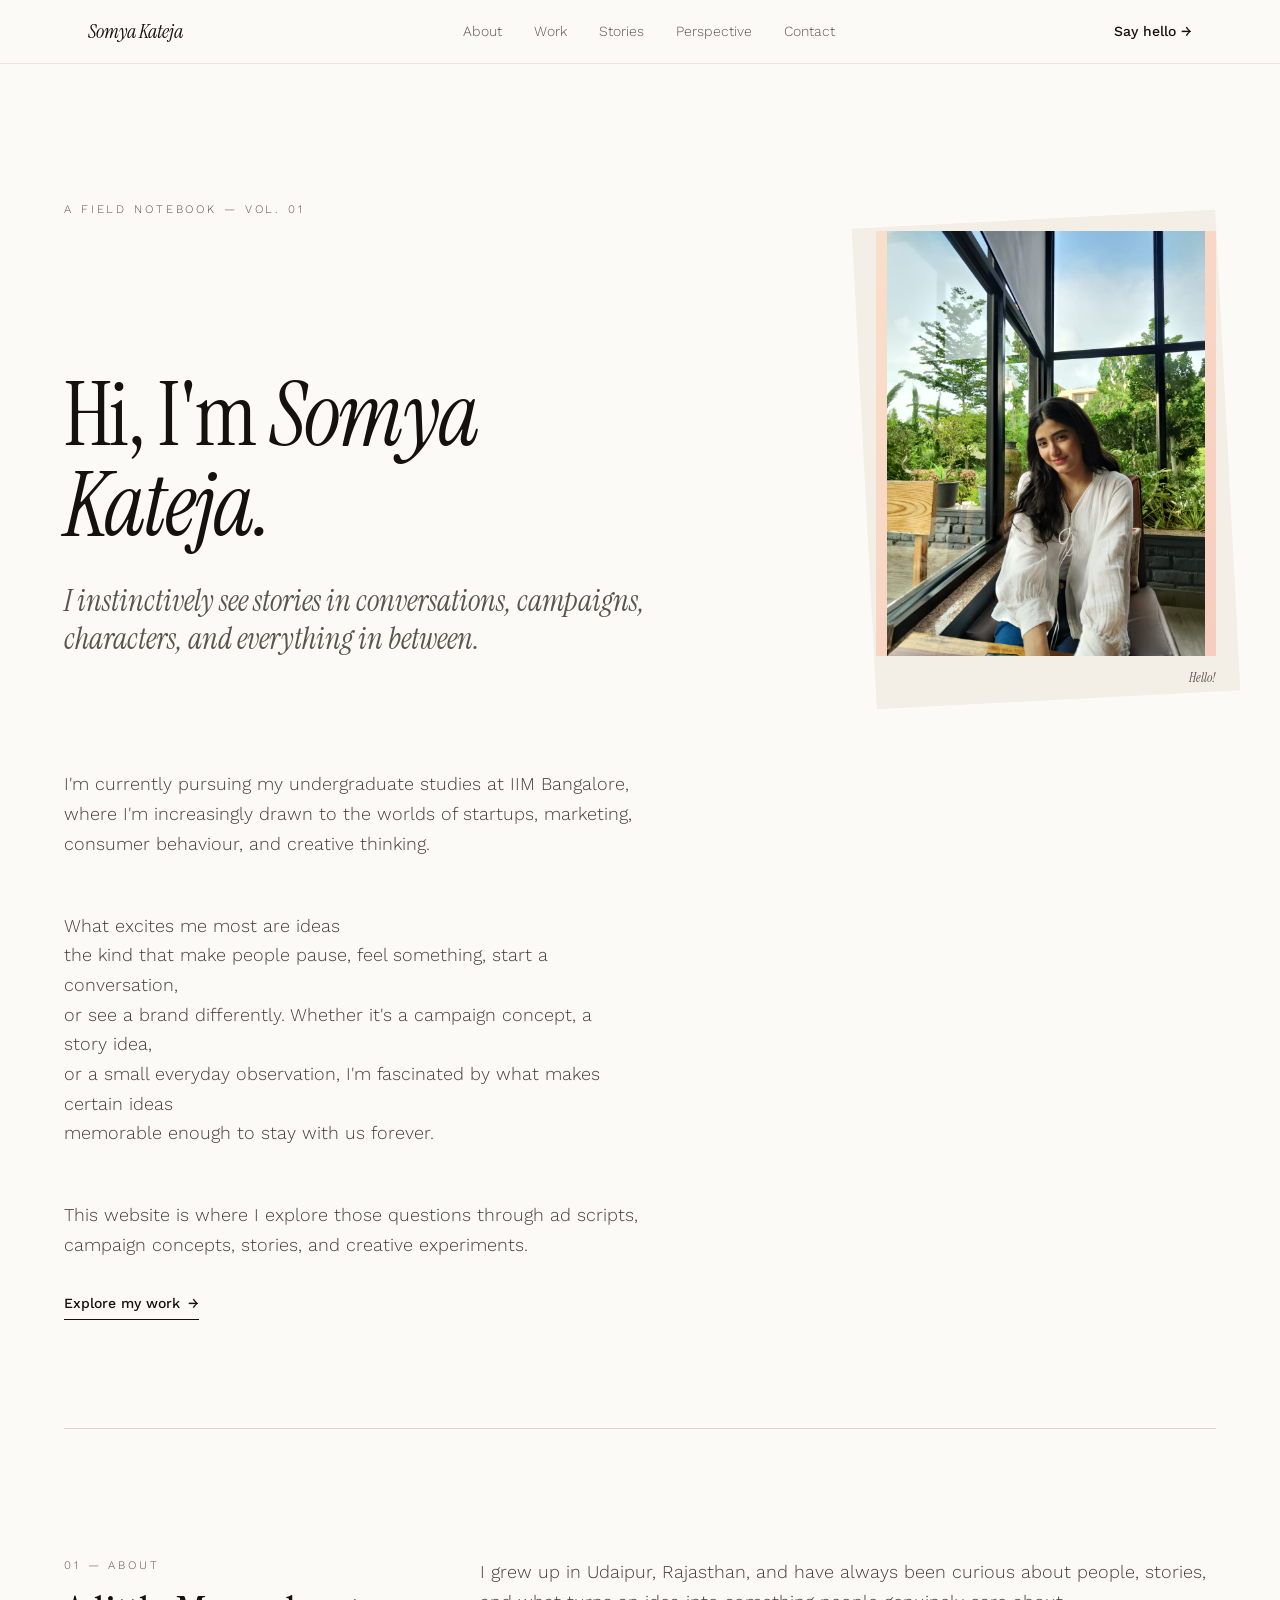
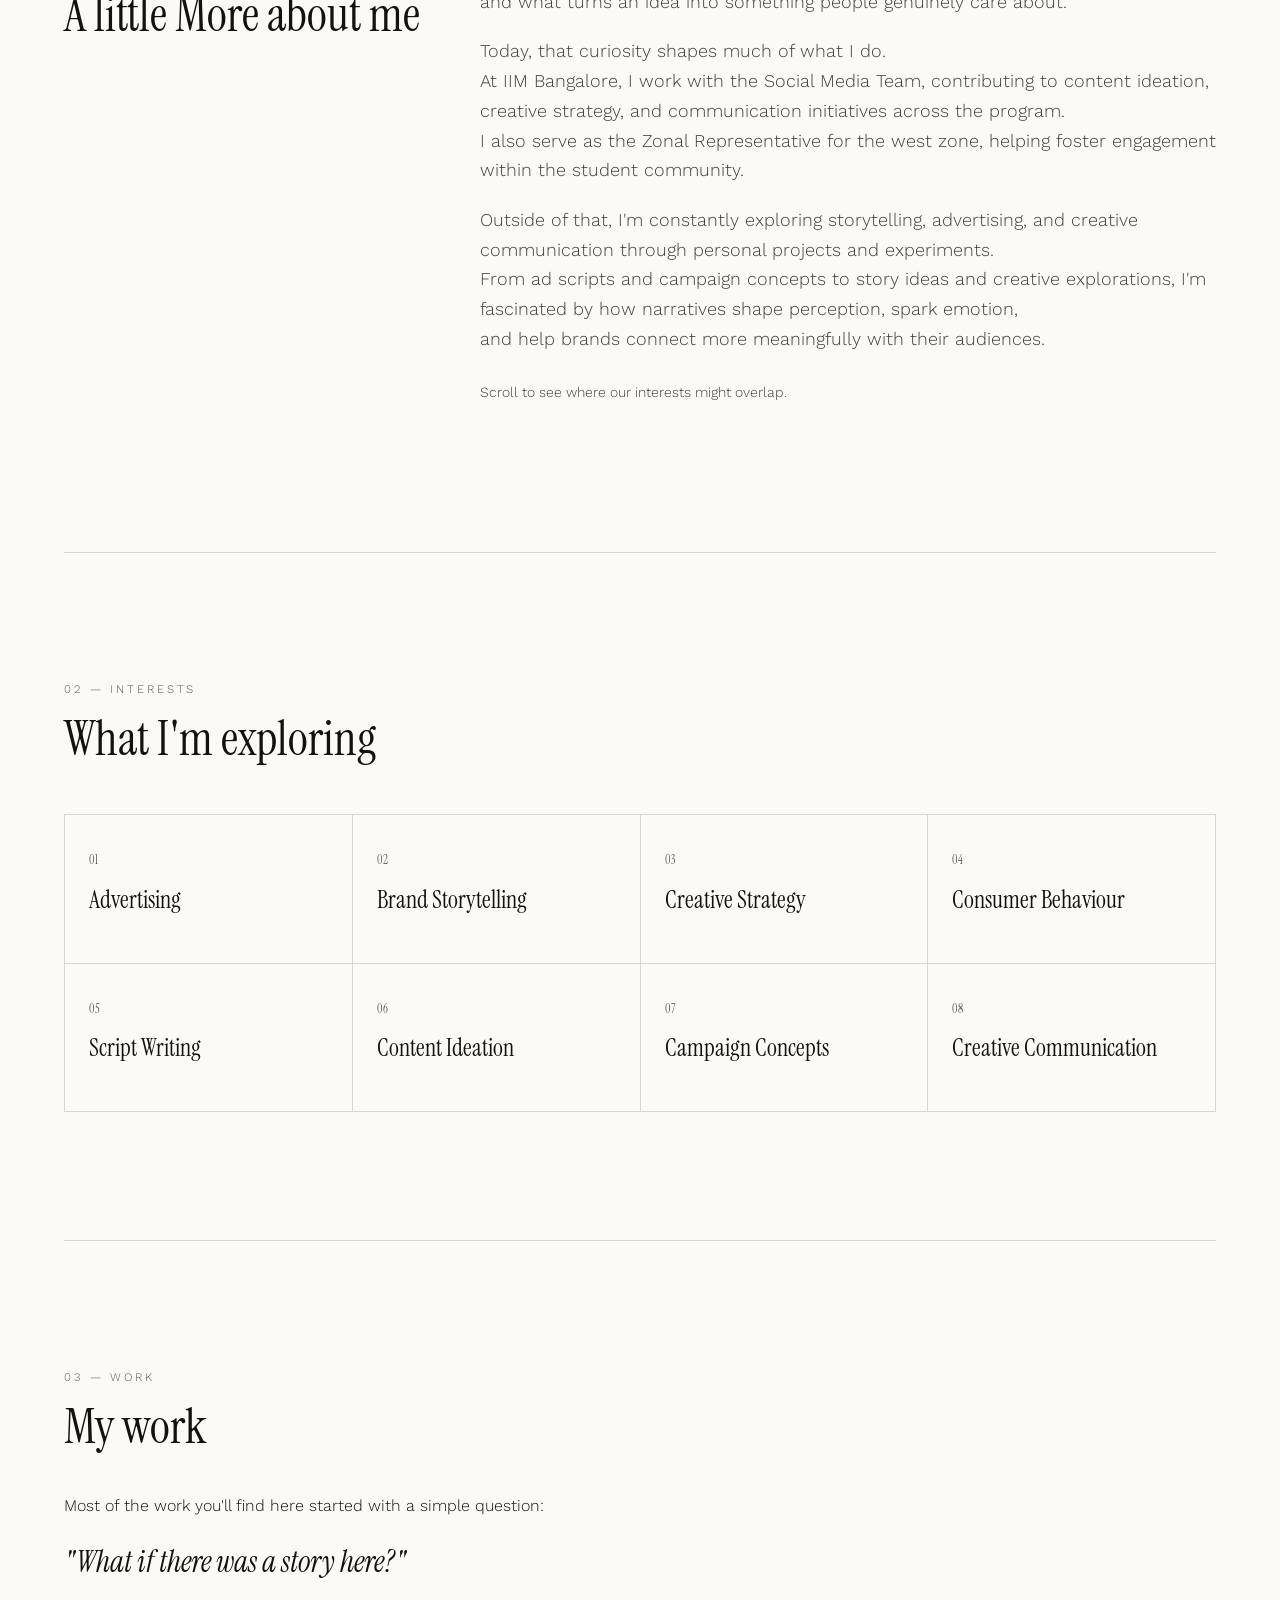
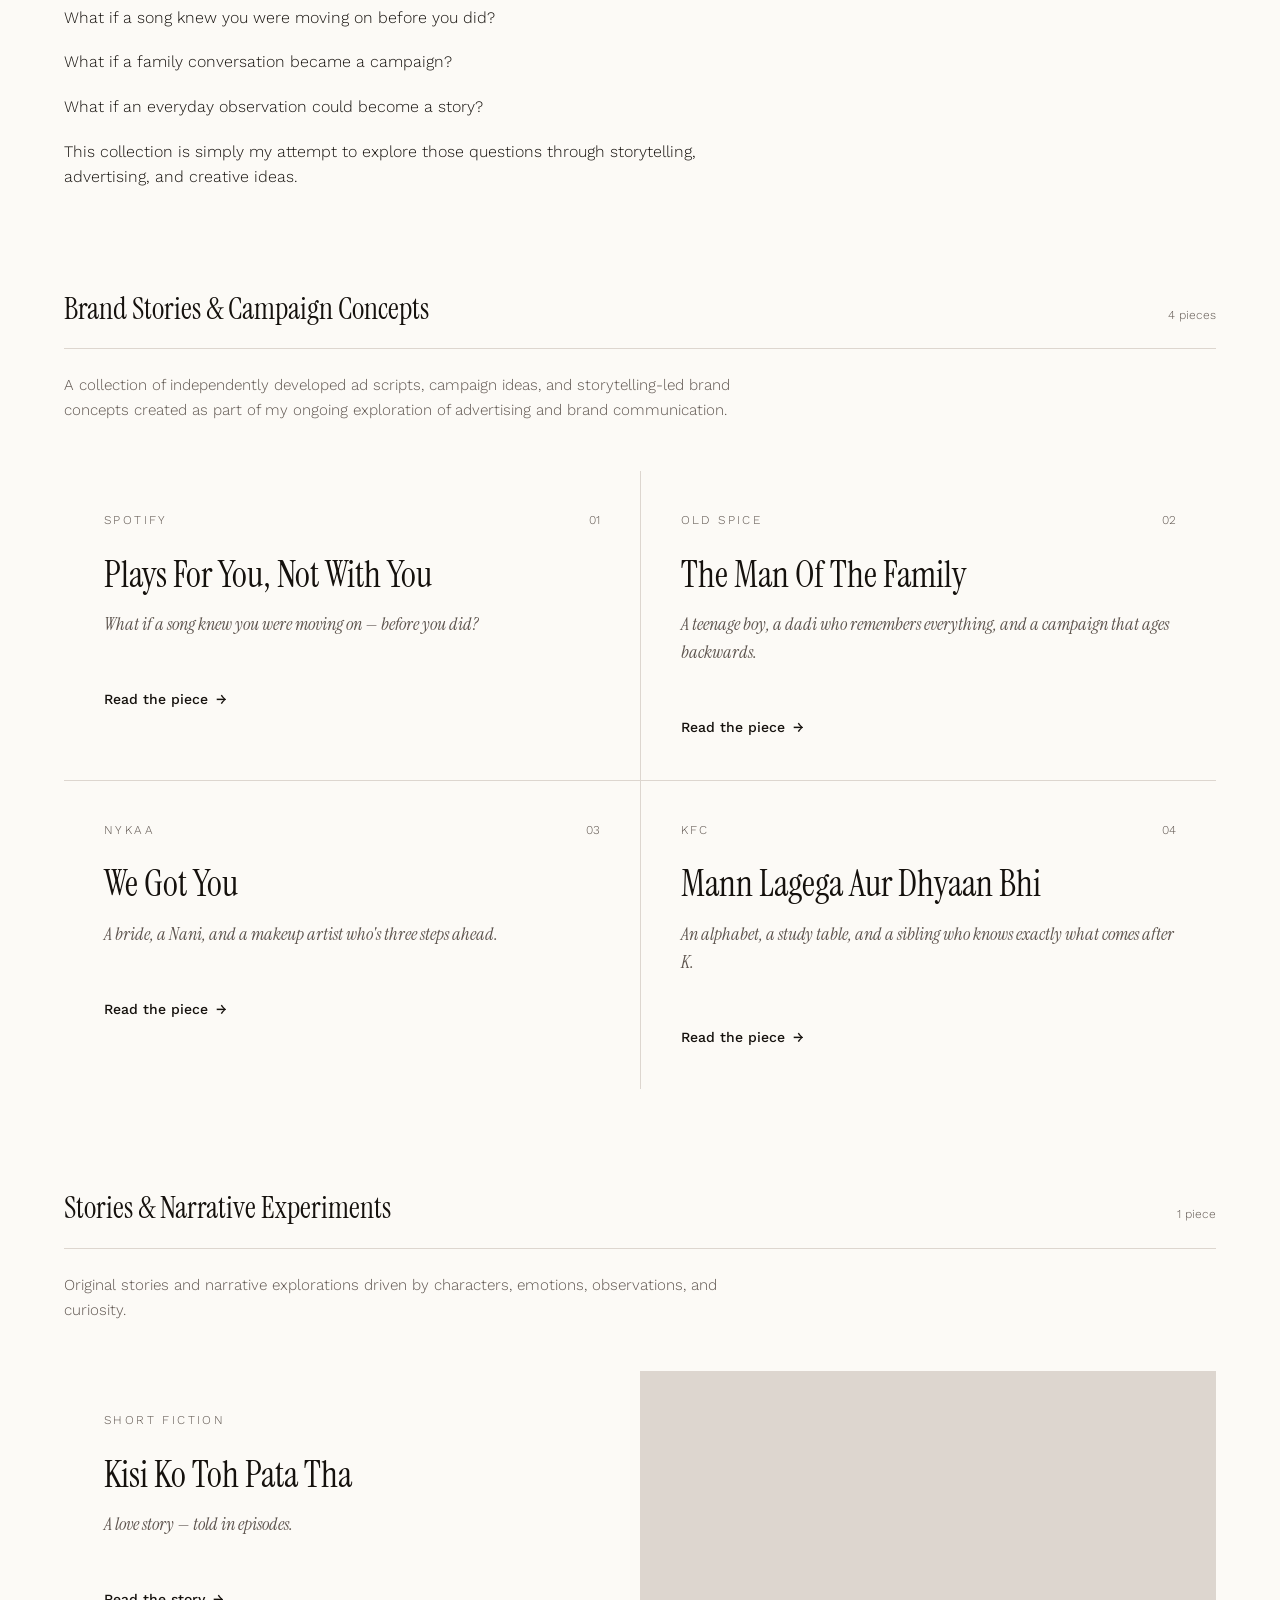
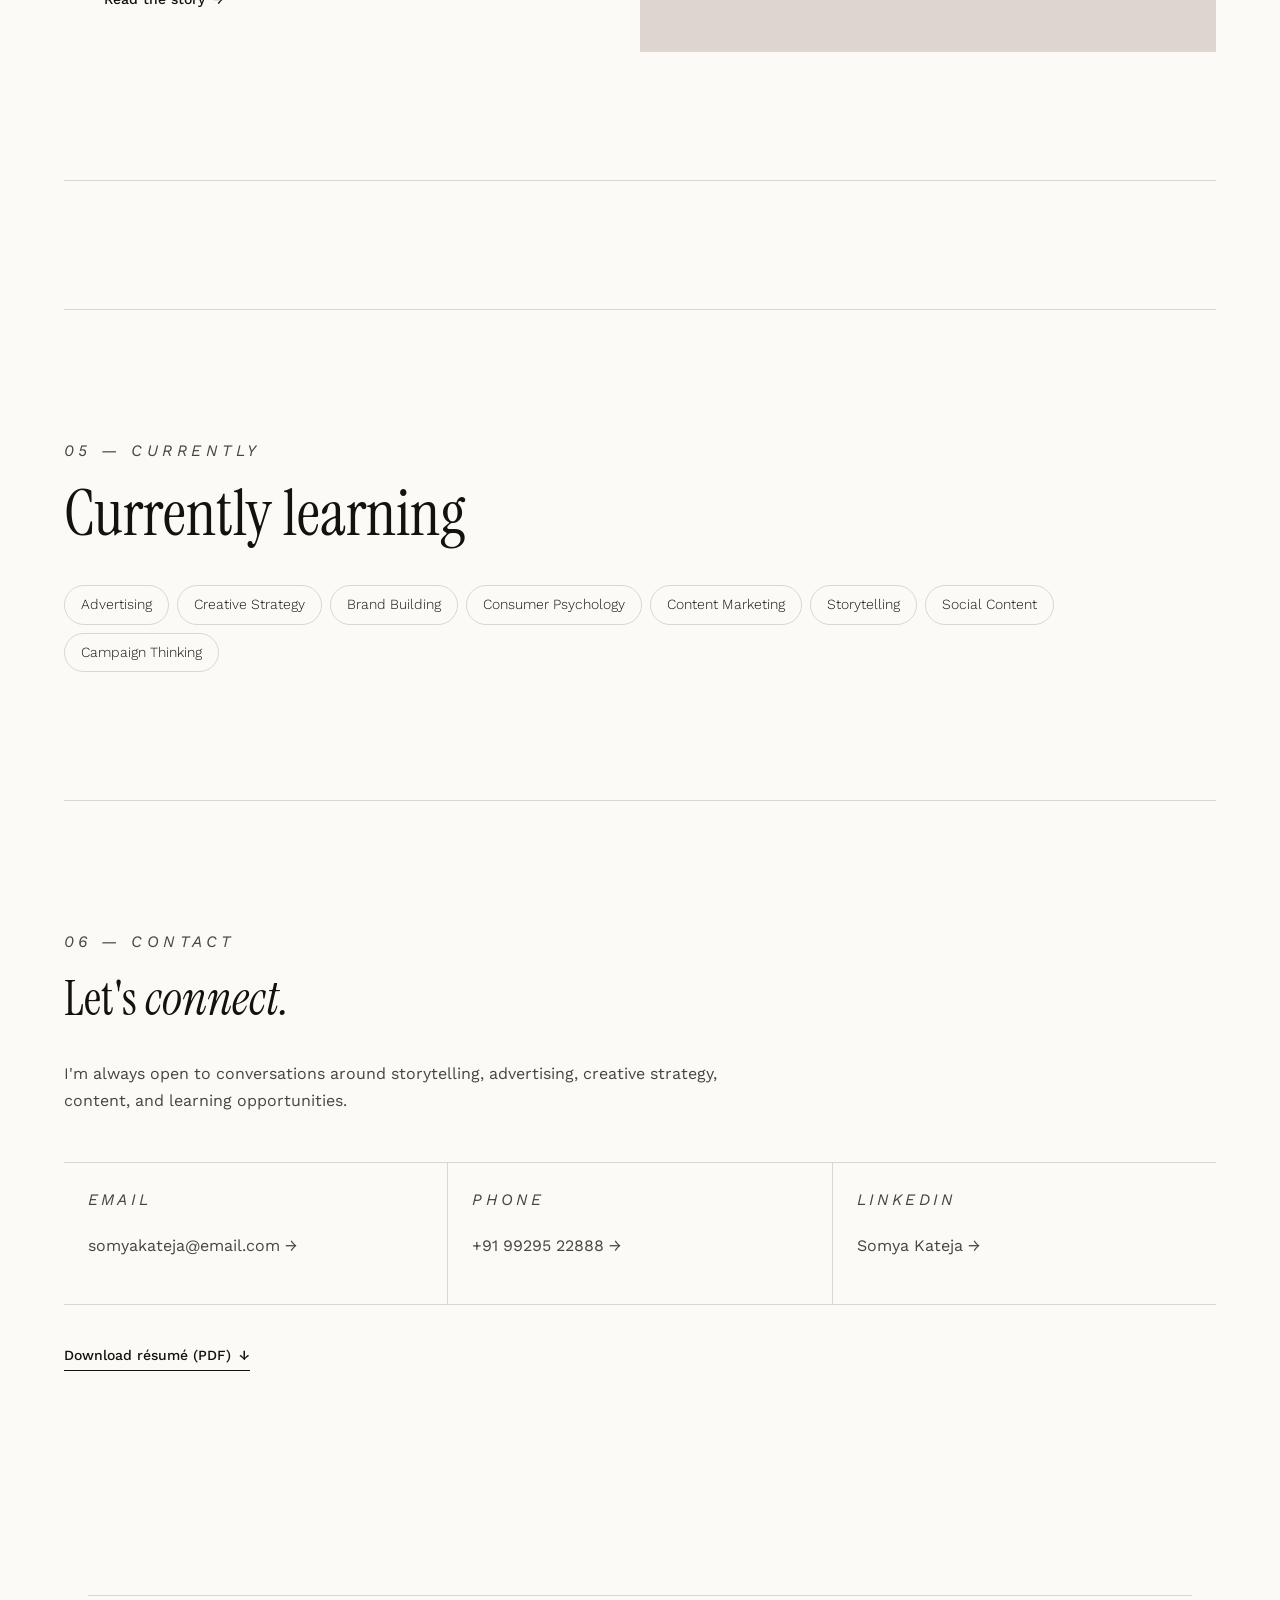
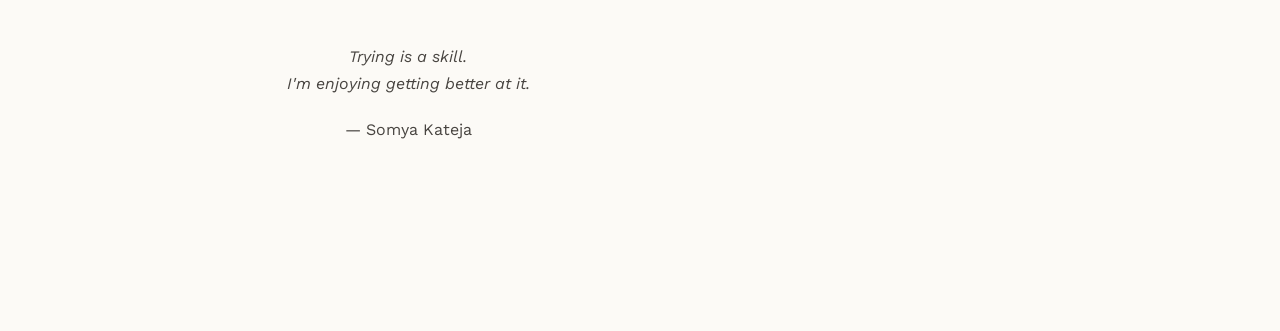
<file: index.html>
<!doctype html>
<html lang="en">
<head>
<meta charset="utf-8" />
<meta name="viewport" content="width=device-width,initial-scale=1" />
<title>Somya Kateja — Stories, Ideas, and Campaigns</title>
<meta name="description" content="A collection of ad scripts, campaign concepts, and stories by Somya Kateja." />
<meta property="og:title" content="Somya Kateja — Stories, Ideas, and Campaigns" />
<meta property="og:description" content="A collection of ad scripts, campaign concepts, and stories by Somya Kateja." />
<link rel="preconnect" href="https://fonts.googleapis.com" />
<link rel="preconnect" href="https://fonts.gstatic.com" crossorigin />
<link href="https://fonts.googleapis.com/css2?family=Instrument+Serif:ital@0;1&family=Work+Sans:wght@300;400;500;600&display=swap" rel="stylesheet" />
<link rel="stylesheet" href="styles.css" />
</head>
<body>

<header class="nav"><div class="nav-inner">
  <a href="index.html#top" class="nav-brand">Somya Kateja</a>
  <button class="nav-toggle" aria-label="Menu" aria-expanded="false" onclick="this.classList.toggle('open');this.setAttribute('aria-expanded',this.classList.contains('open'));document.getElementById('navMenu').classList.toggle('open')">
    <span></span><span></span><span></span>
  </button>
  <nav class="nav-links" id="navMenu">
    <a href="index.html#about">About</a>
    <a href="index.html#work">Work</a>
    <a href="index.html#stories">Stories</a>
    <a href="index.html#note">Perspective</a>
    <a href="index.html#contact">Contact</a>
    <a href="index.html#contact" class="nav-cta-mobile">Say hello →</a>
  </nav>
  <a href="index.html#contact" class="nav-cta">Say hello →</a>
</div></header>
<span id="top"></span>
<section class="container hero">
  <p class="eyebrow">A field notebook — Vol. 01</p>
  <div class="hero-grid">
    <div>
      <h1 class="hero-title" data-typewriter>
        <span data-type-part>Hi, I'm </span><em class="italic" data-type-part>Somya</em><br/><em class="italic" data-type-part>Kateja.</em>
      </h1>
      <p class="hero-sub">I instinctively see stories in conversations, campaigns,<br>
        characters, and everything in between.</p>
    </div>
    <figure class="portrait">
      <div class="portrait-bg" aria-hidden="true"></div>
      <div class="portrait-frame"> 
        <img src="somya kateja photo/somya.jpg.jpeg" alt="Somya Kateja">
  <span class="portrait-monogram"></span></div>
      <figcaption class="portrait-cap">Hello!</figcaption>
    </figure>
  </div>
 <div class="hero-row2">
<p>I'm currently pursuing my undergraduate studies at IIM Bangalore,<br>
  where I'm increasingly drawn to the worlds of startups, marketing,
  <br>consumer behaviour, and creative thinking.</p>
<p>What excites me most are ideas <br>
  the kind that make people pause, feel something, start a conversation,<br>
  or see a brand differently. Whether it's a campaign concept, a story idea,<br>
  or a small everyday observation, I'm fascinated by what makes certain ideas <br>
  memorable enough to stay with us forever.</p> 
   <p class="intro-closing"> This website is where I explore those questions through ad scripts, <br>
     campaign concepts, stories, and creative experiments. </p>
    <div class="cta-stack">
      <a href="#work" class="cta-link">Explore my work <span class="arrow">→</span></a>
      <a href="#about" class="cta-muted"></a>
    </div>
  </div>

</section>
<div class="divider"></div>

<section id="about" class="container block">
  <div class="about-grid">
    <div>
      <p class="eyebrow">01 — About</p>
      <h2 class="section-h">A little More about me</h2>
    </div>
    <div class="copy">
      <p>I grew up in Udaipur, Rajasthan, and have always been curious about people, stories, and what turns an idea into something people genuinely care about.</p>
        <p>Today, that curiosity shapes much of what I do.<br>
          At IIM Bangalore, I work with the Social Media Team, contributing to content ideation, creative strategy, and communication initiatives across the program.<br>
           I also serve as the Zonal Representative for the west zone, helping foster engagement within the student community.</p>
            <p>Outside of that, I'm constantly exploring storytelling, advertising, and creative communication through personal projects and experiments.<br>
               From ad scripts and campaign concepts to story ideas and creative explorations, I'm fascinated by how narratives shape perception, spark emotion,<br>
                and help brands connect more meaningfully with their audiences.</p>
      
      <p class="muted" style="font-size:.875rem;padding-top:.5rem">Scroll to see where our interests might overlap.</p>
    </div>
  </div>
</section>
<div class="divider"></div>

<section class="container block">
  <p class="eyebrow">02 — Interests</p>
  <h2 class="section-h">What I'm exploring</h2>
  <div class="tag-grid">
    <div class="tag-cell"><p class="n">01</p><p class="t">Advertising</p></div><div class="tag-cell"><p class="n">02</p><p class="t">Brand Storytelling</p></div><div class="tag-cell"><p class="n">03</p><p class="t">Creative Strategy</p></div><div class="tag-cell"><p class="n">04</p><p class="t">Consumer Behaviour</p></div><div class="tag-cell"><p class="n">05</p><p class="t">Script Writing</p></div><div class="tag-cell"><p class="n">06</p><p class="t">Content Ideation</p></div><div class="tag-cell"><p class="n">07</p><p class="t">Campaign Concepts</p></div><div class="tag-cell"><p class="n">08</p><p class="t">Creative Communication</p></div>
  </div>
</section>
<div class="divider"></div>

<section id="work" class="container block">
  <p class="eyebrow">03 — Work</p>
  <h2 class="section-h">My work</h2>
  <div style="margin-top:2.5rem;max-width:42rem">
    <p style="margin:0 0 1.25rem">Most of the work you'll find here started with a simple question:</p>
    <p class="serif italic" style="font-size:1.875rem;margin:0 0 1.25rem">"What if there was a story here?"</p>
    <p style="margin:0 0 1.25rem">What if a song knew you were moving on before you did?</p>
    <p style="margin:0 0 1.25rem">What if a family conversation became a campaign?</p>
    <p style="margin:0 0 1.25rem">What if an everyday observation could become a story?</p>
    <p style="margin:0">This collection is simply my attempt to explore those questions through storytelling, advertising, and creative ideas.</p>
  </div>

  <div class="work-section">
    <div class="work-head"><h3> Brand Stories &amp; Campaign Concepts</h3><span class="muted" style="font-size:.75rem">4 pieces</span></div>
    <p class="muted" style="margin-top:1.5rem;max-width:42rem;font-size:.95rem;line-height:1.65">A collection of independently developed ad scripts, campaign ideas, and storytelling-led brand concepts created as part of my ongoing exploration of advertising and brand communication.</p>
    <div class="work-grid">
      <a class="work-card" href="work/spotify-plays-for-you.html">
        <div class="meta"><span class="brand">Spotify</span><span>01</span></div>
        <h4>Plays For You, Not With You</h4>
        <p class="tag">What if a song knew you were moving on — before you did?</p>
        <span class="read">Read the piece <span aria-hidden="true">→</span></span>
      </a><a class="work-card" href="work/old-spice-man-of-the-family.html">
        <div class="meta"><span class="brand">Old Spice</span><span>02</span></div>
        <h4>The Man Of The Family</h4>
        <p class="tag">A teenage boy, a dadi who remembers everything, and a campaign that ages backwards.</p>
        <span class="read">Read the piece <span aria-hidden="true">→</span></span>
      </a><a class="work-card" href="work/nykaa-we-got-you.html">
        <div class="meta"><span class="brand">Nykaa</span><span>03</span></div>
        <h4>We Got You</h4>
        <p class="tag">A bride, a Nani, and a makeup artist who's three steps ahead.</p>
        <span class="read">Read the piece <span aria-hidden="true">→</span></span>
      </a><a class="work-card" href="work/kfc-mann-lagega.html">
        <div class="meta"><span class="brand">KFC</span><span>04</span></div>
        <h4>Mann Lagega Aur Dhyaan Bhi</h4>
        <p class="tag">An alphabet, a study table, and a sibling who knows exactly what comes after K.</p>
        <span class="read">Read the piece <span aria-hidden="true">→</span></span>
      </a>
    </div>
  </div>

  <div id="stories" class="work-section">
    <div class="work-head"><h3>Stories &amp; Narrative Experiments</h3><span class="muted" style="font-size:.75rem">1 piece</span></div>
    <p class="muted" style="margin-top:1.5rem;max-width:42rem;font-size:.95rem;line-height:1.65">Original stories and narrative explorations driven by characters, emotions, observations, and curiosity.</p>
    <div class="work-grid">
      <a class="work-card" href="stories/kisi-ko-toh-pata-tha.html">
        <div class="meta"><span class="brand">Short fiction</span></div>
        <h4>Kisi Ko Toh Pata Tha</h4>
        <p class="tag">A love story — told in episodes.</p>
        <span class="read">Read the story <span aria-hidden="true">→</span></span>
      </a>
    </div>
  </div>
</section>
<div class="divider"></div>

<section id="note" class="persp">

<div class="divider"></div>

<section class="container block">
  <p class="eyebrow">05 — Currently</p>
  <h2 class="section-h">Currently learning</h2>
  <div class="pills"><span class="pill">Advertising</span><span class="pill">Creative Strategy</span><span class="pill">Brand Building</span><span class="pill">Consumer Psychology</span><span class="pill">Content Marketing</span><span class="pill">Storytelling</span><span class="pill">Social Content</span><span class="pill">Campaign Thinking</span></div>
</section>
<div class="divider"></div>

<section id="contact" class="container block">
  <p class="eyebrow">06 — Contact</p>
  <h2 class="section-h" style="font-size:3rem">Let's <em class="italic">connect.</em></h2>
  <p style="margin-top:2rem;max-width:42rem;font-size:1.05rem;line-height:1.65;color:color-mix(in oklch,var(--fg) 80%,transparent)">I'm always open to conversations around storytelling, advertising, creative strategy, content, and learning opportunities.</p>
  <div class="contact-grid">
    <a class="contact-card" href="mailto:somyakateja@email.com"><p class="lbl">Email</p><p class="val">somyakateja@email.com →</p></a>
    <a class="contact-card" href="tel:+919929522888"><p class="lbl">Phone</p><p class="val">+91 99295 22888 →</p></a>
    <a class="contact-card" href="https://www.linkedin.com/in/somya-kateja-402340257/" target="_blank" rel="noreferrer"><p class="lbl">LinkedIn</p><p class="val">Somya Kateja →</p></a>
  </div>
  <a href="https://id-preview-dd491350--09c1ca3b-f277-450d-bad6-b6bb9498c5ce.lovable.app/__l5e/assets-v1/c2f71da6-fbae-406d-95cf-e368c31327e7/SomyaKateja_Resume.pdf" download="SomyaKateja_Resume.pdf" class="cta-link" style="margin-top:2.5rem">Download résumé (PDF) <span aria-hidden="true">↓</span></a>
</section>

<footer class="foot">
  <div class="foot-inner">
    <p class="big">Trying is a skill.<br/>I'm enjoying getting better at it.</p>
    <p class="muted" style="margin-top:2rem;font-size:.875rem">— Somya Kateja</p>
  </div>
</footer>

<script>
  (() => {
    const title = document.querySelector('[data-typewriter]');
    if (!title || window.matchMedia('(prefers-reduced-motion: reduce)').matches) return;

    const parts = [...title.querySelectorAll('[data-type-part]')];
    const text = parts.map((part) => part.textContent);
    parts.forEach((part) => {
      part.textContent = '';
    });

    let partIndex = 0;
    let charIndex = 0;
    const typeNext = () => {
      if (partIndex >= parts.length) return;

      parts[partIndex].textContent += text[partIndex][charIndex];
      charIndex += 1;

      if (charIndex >= text[partIndex].length) {
        partIndex += 1;
        charIndex = 0;
      }

      window.setTimeout(typeNext, 75);
    };

    window.setTimeout(typeNext, 350);
  })();
</script>
</body>
</html>
</file>
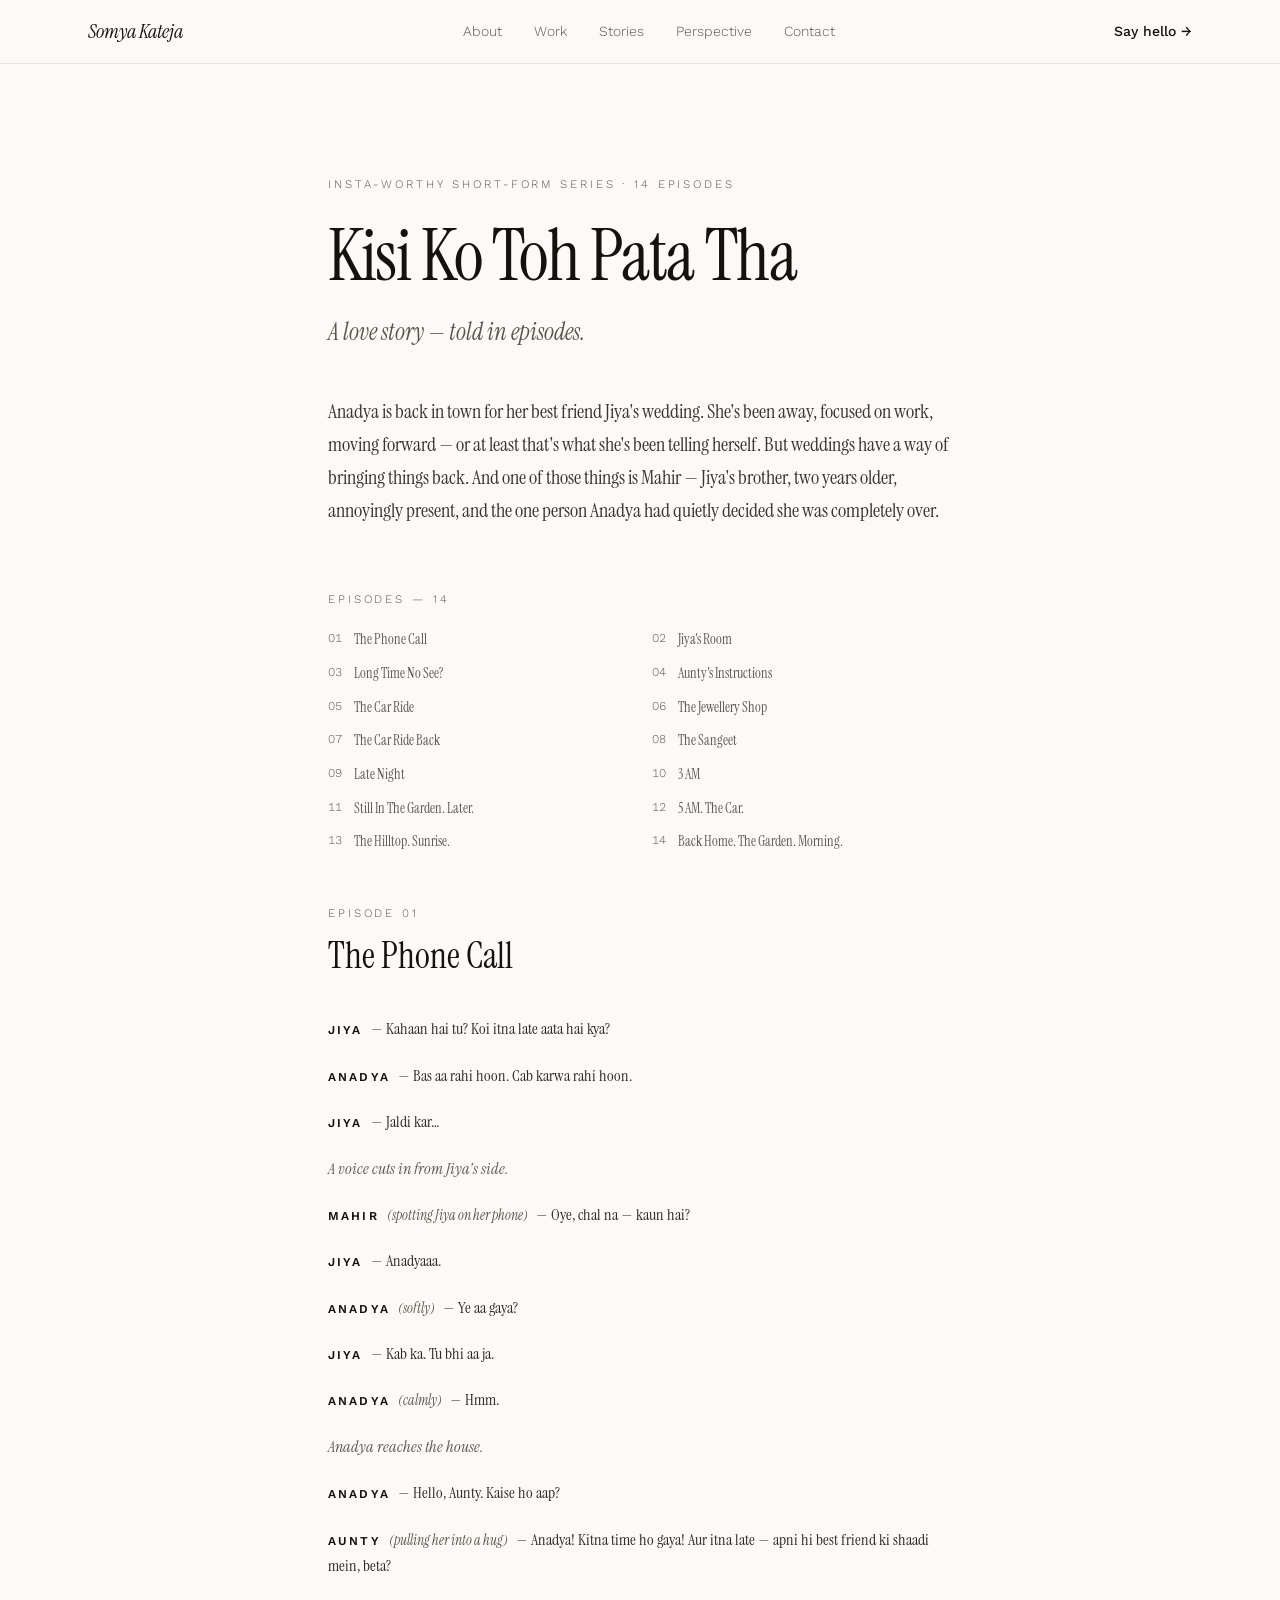
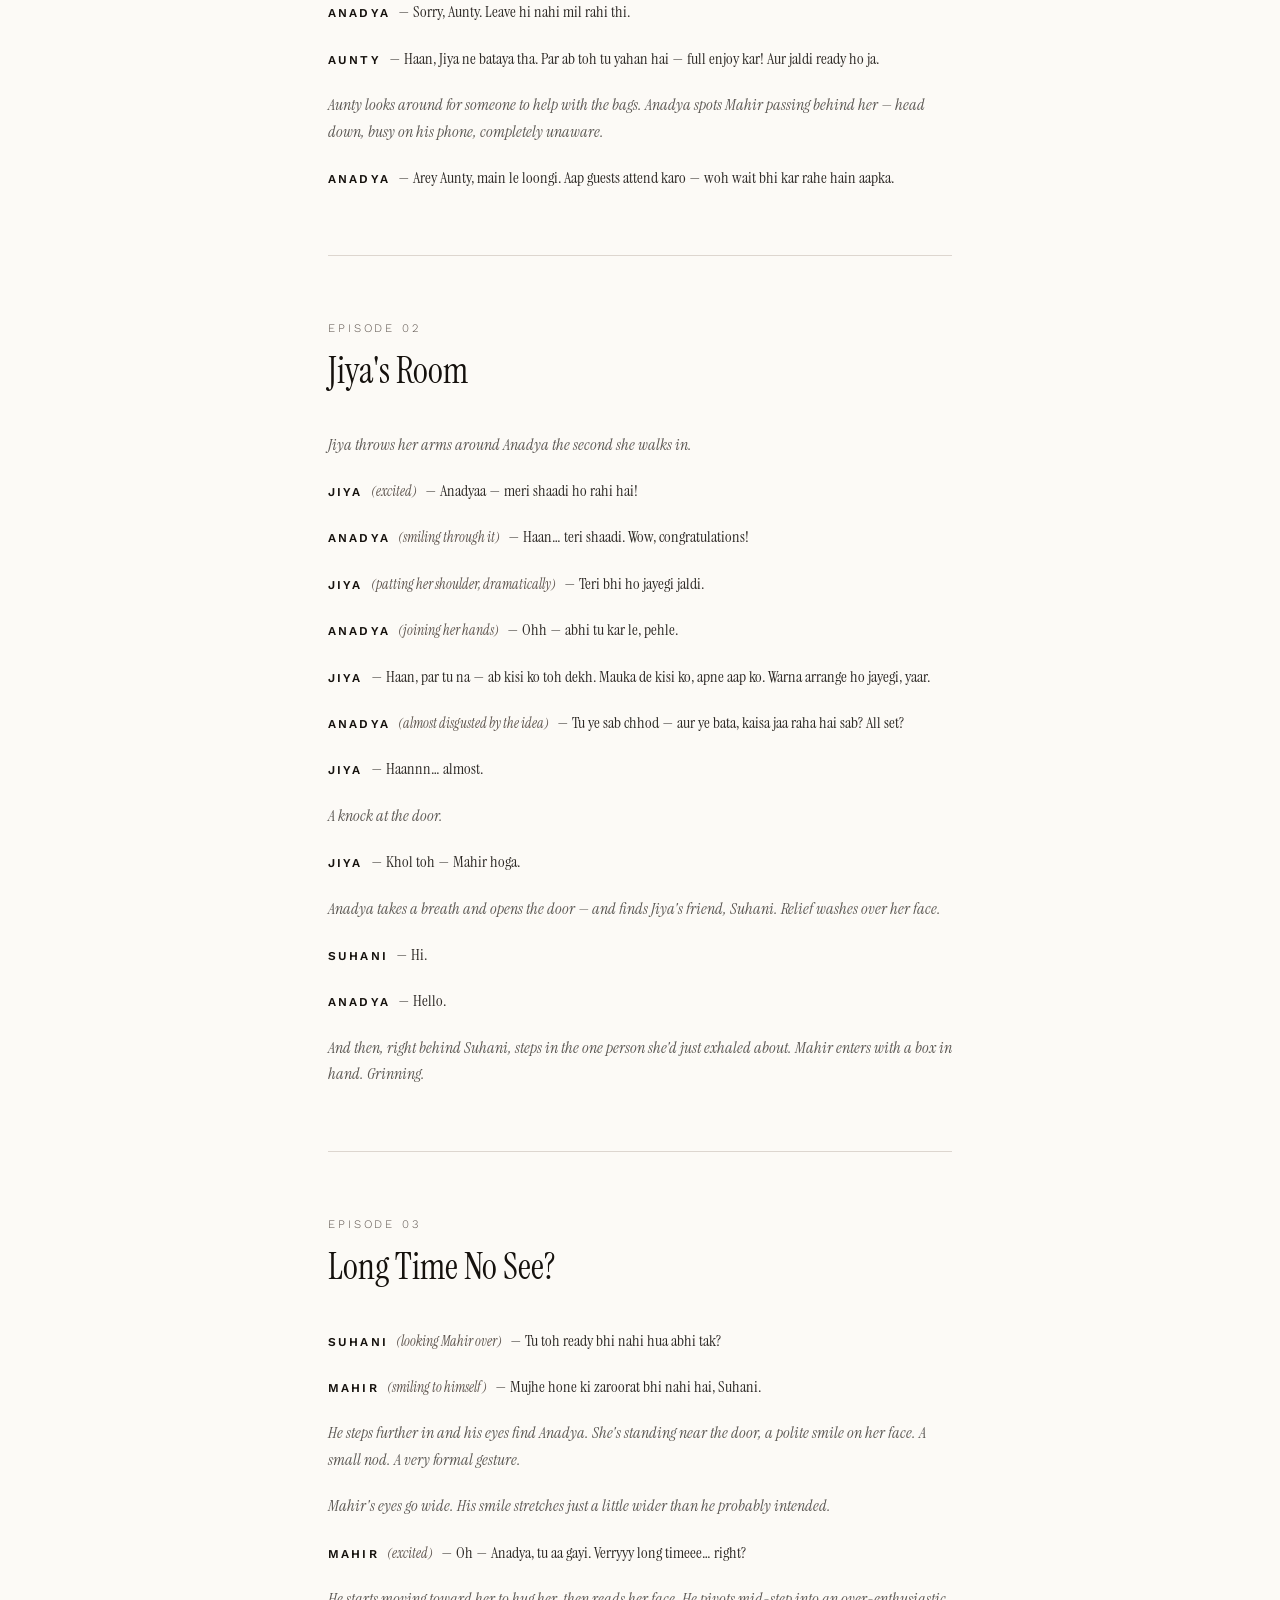
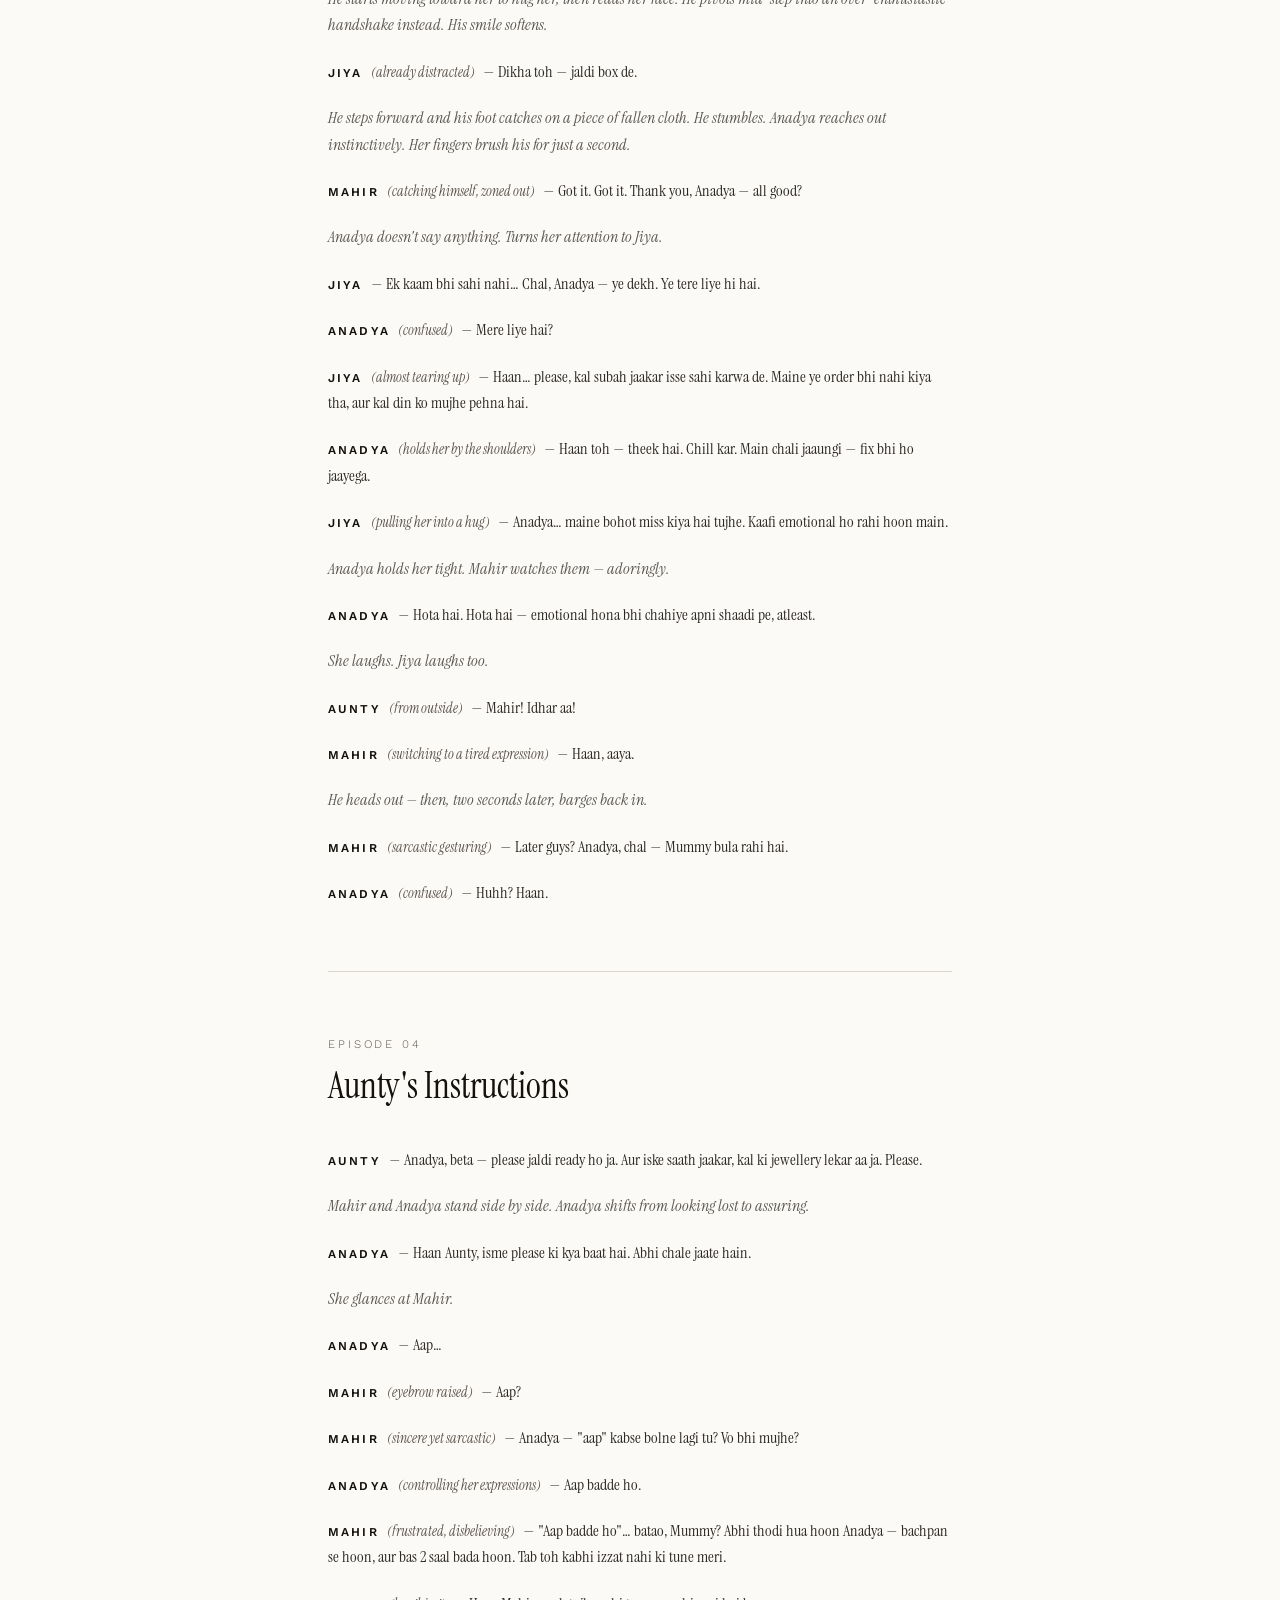
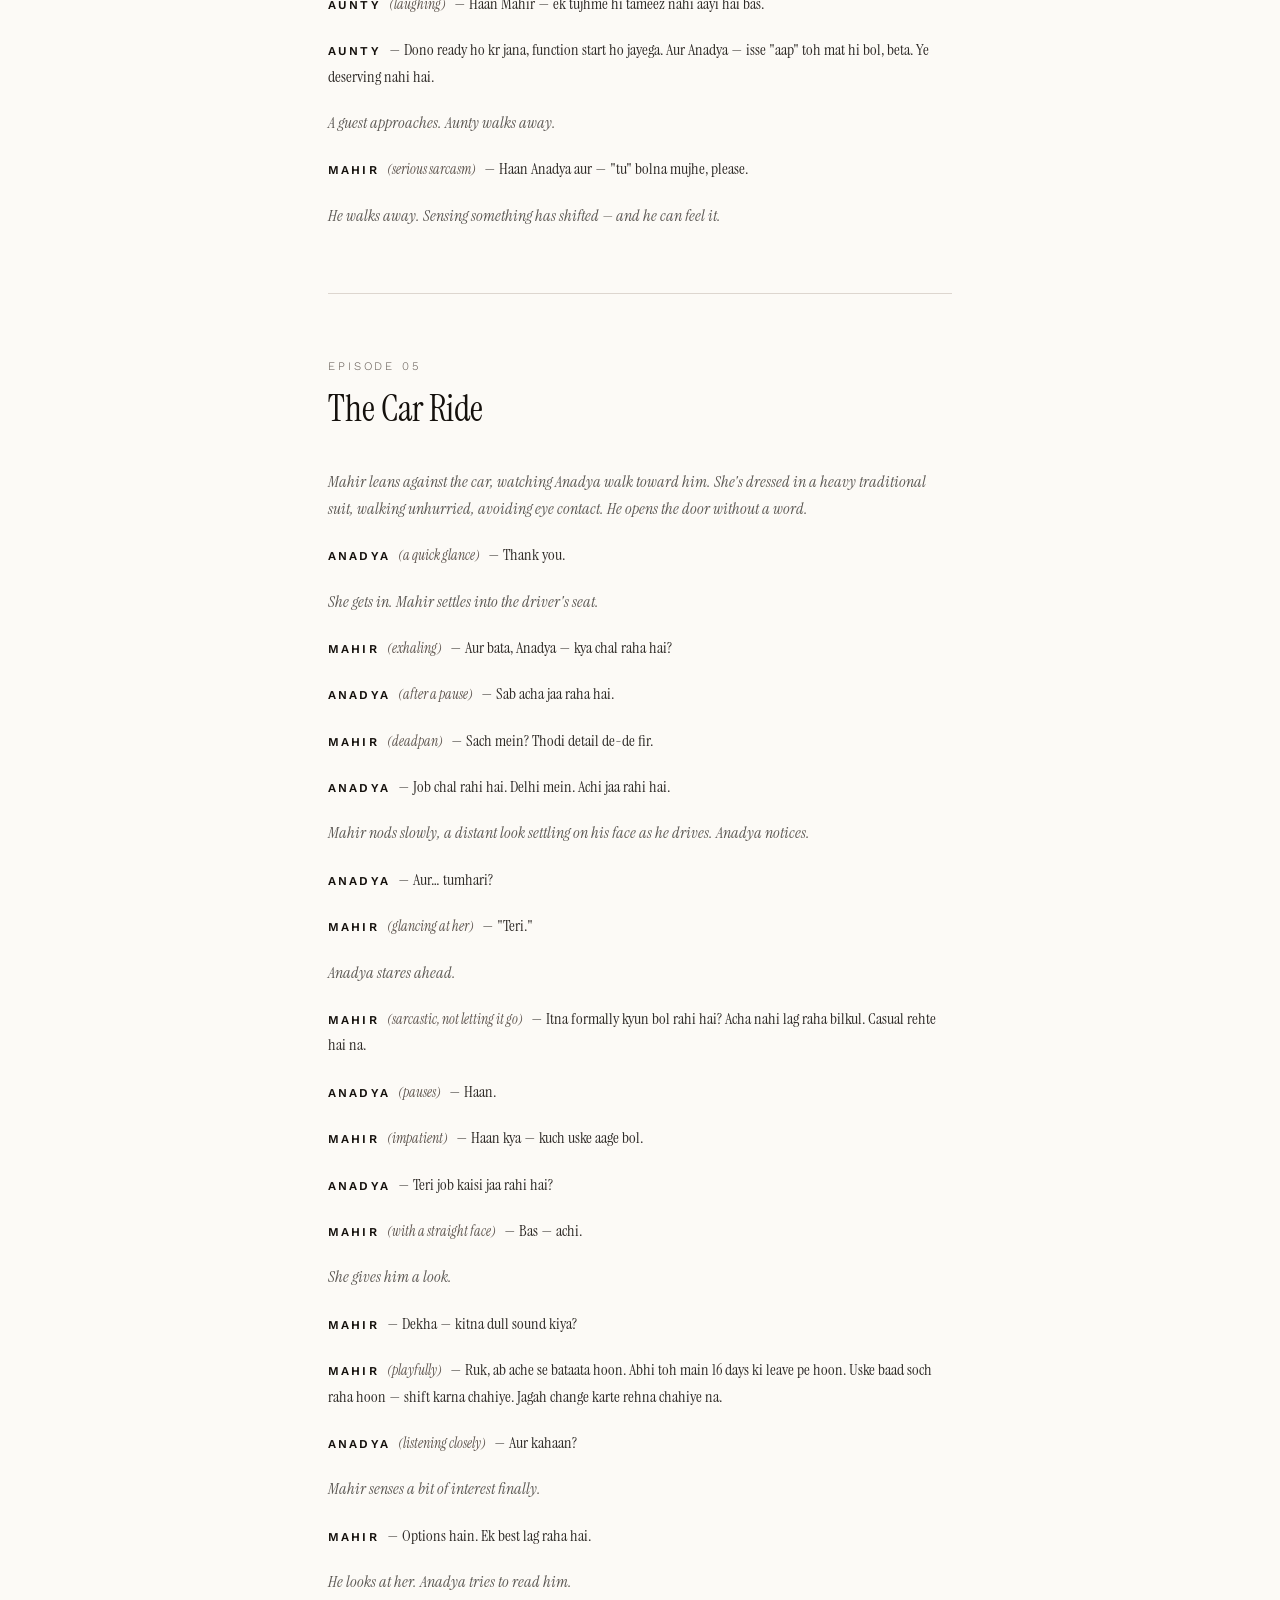
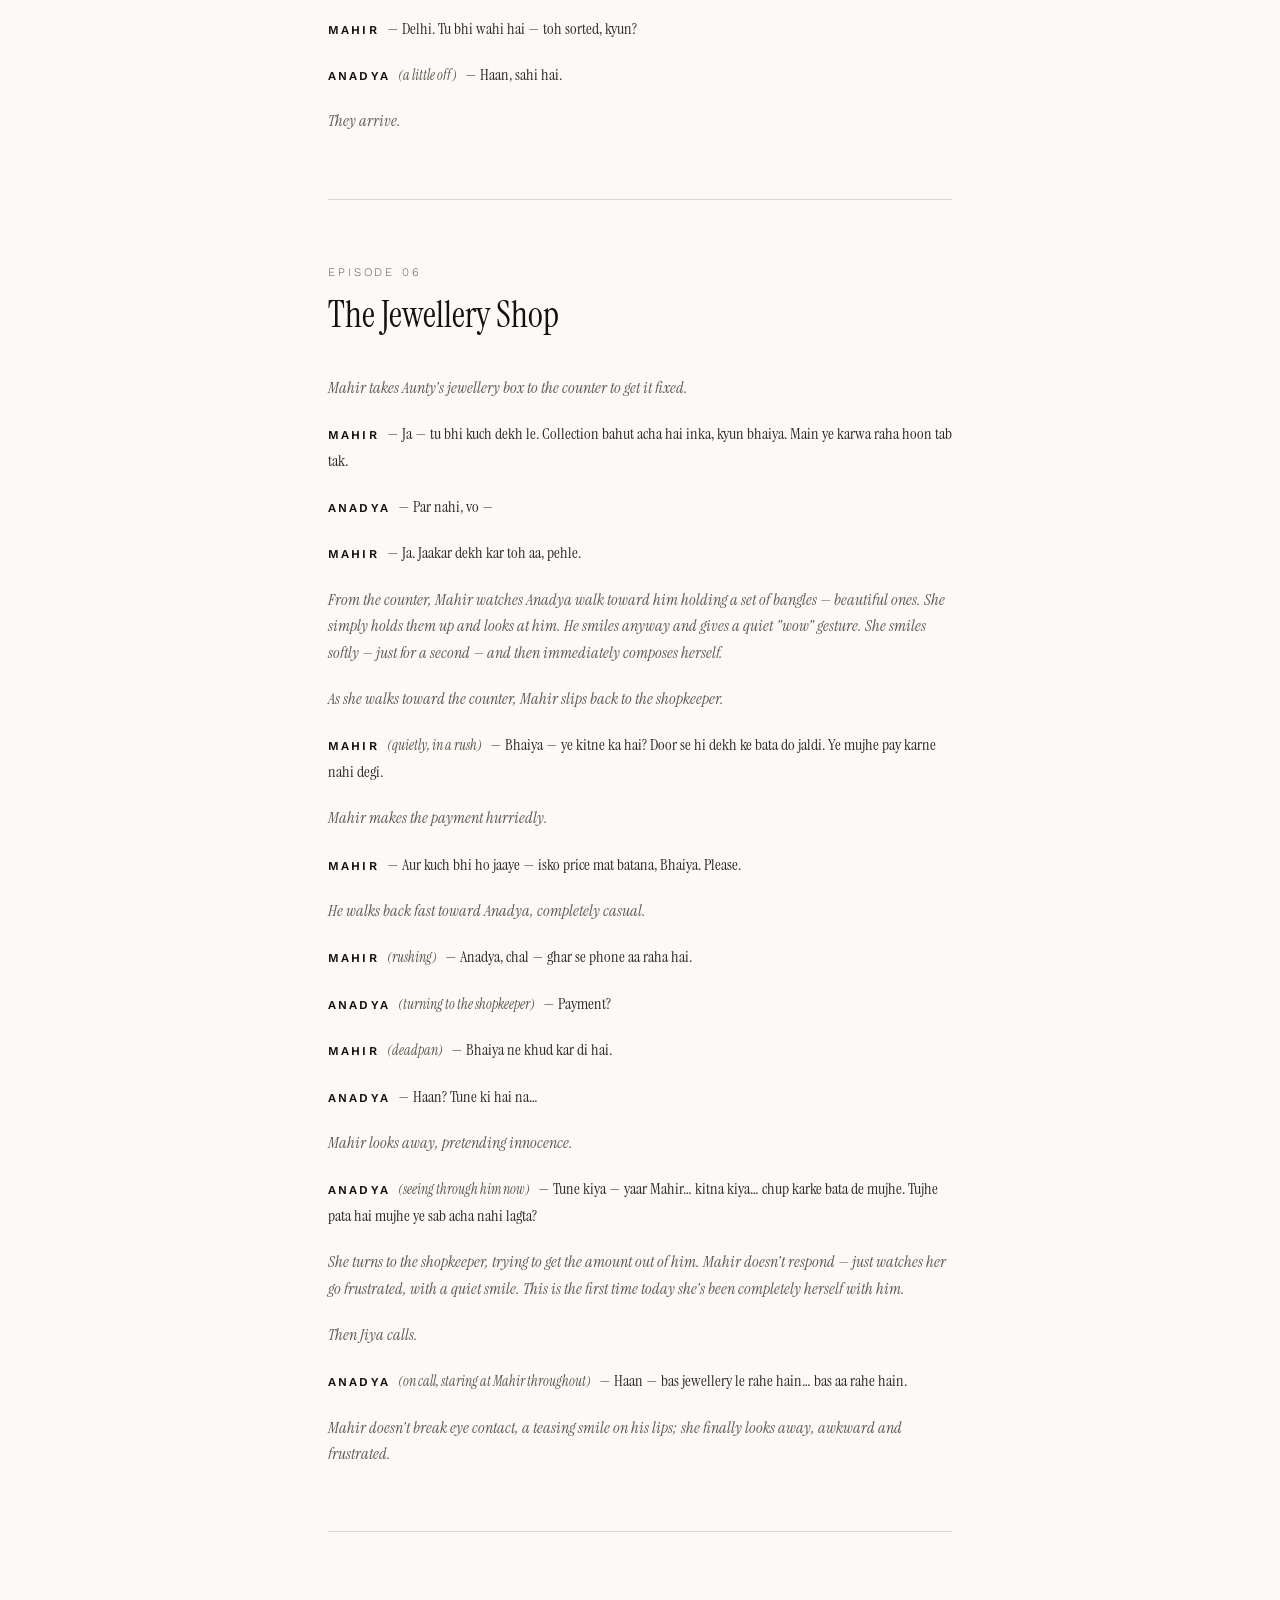
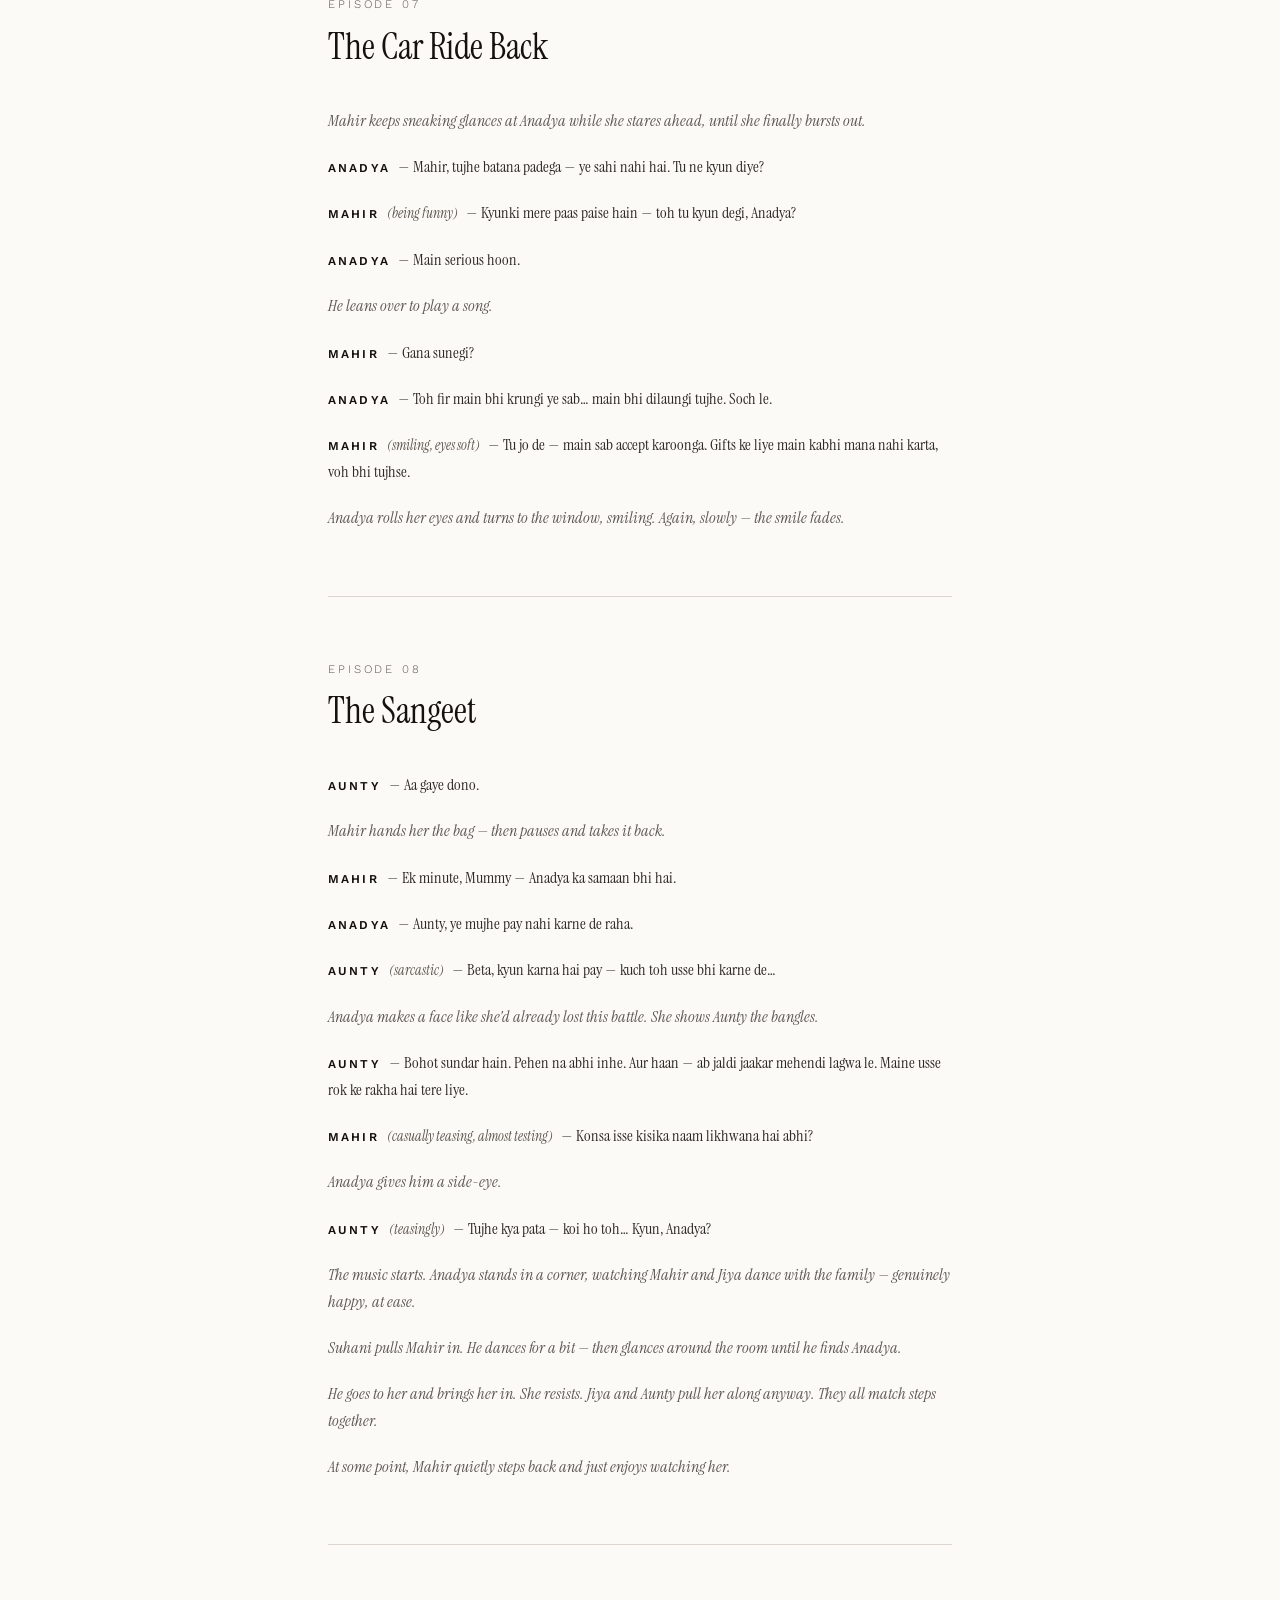
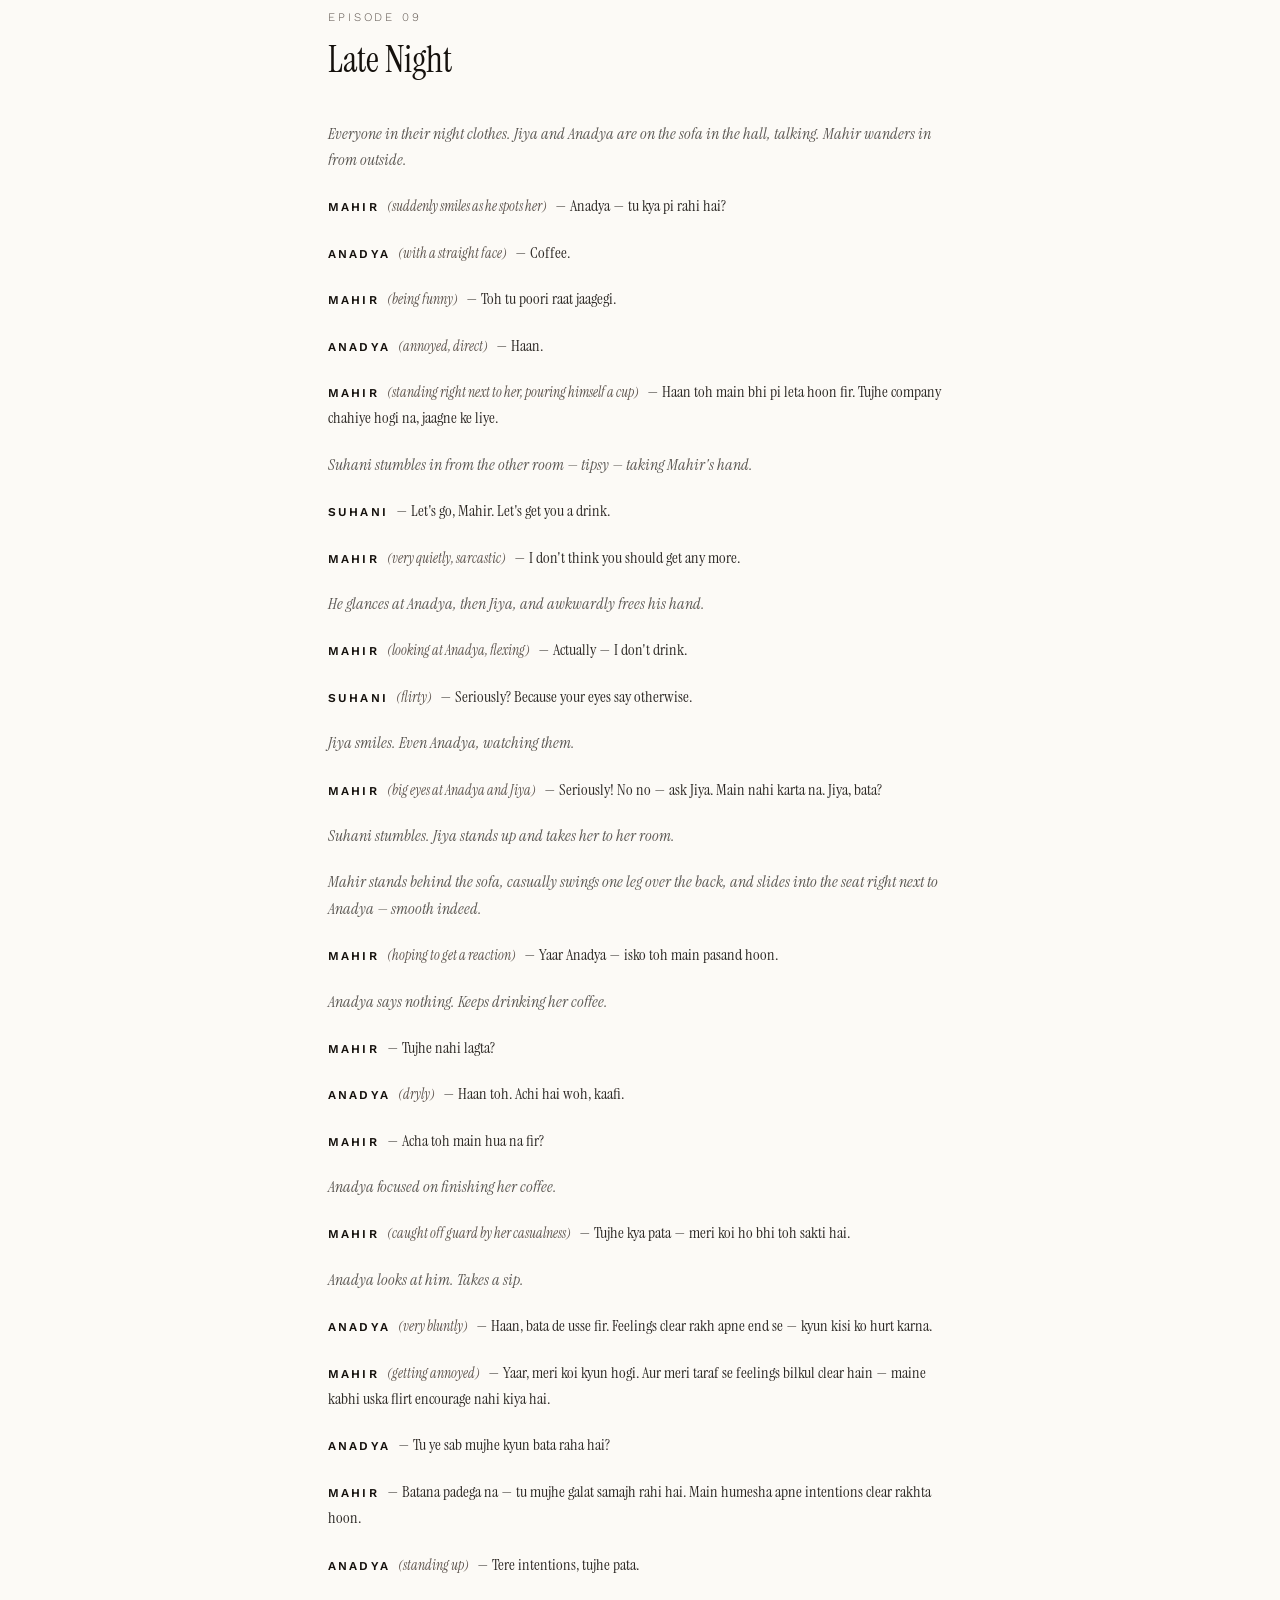
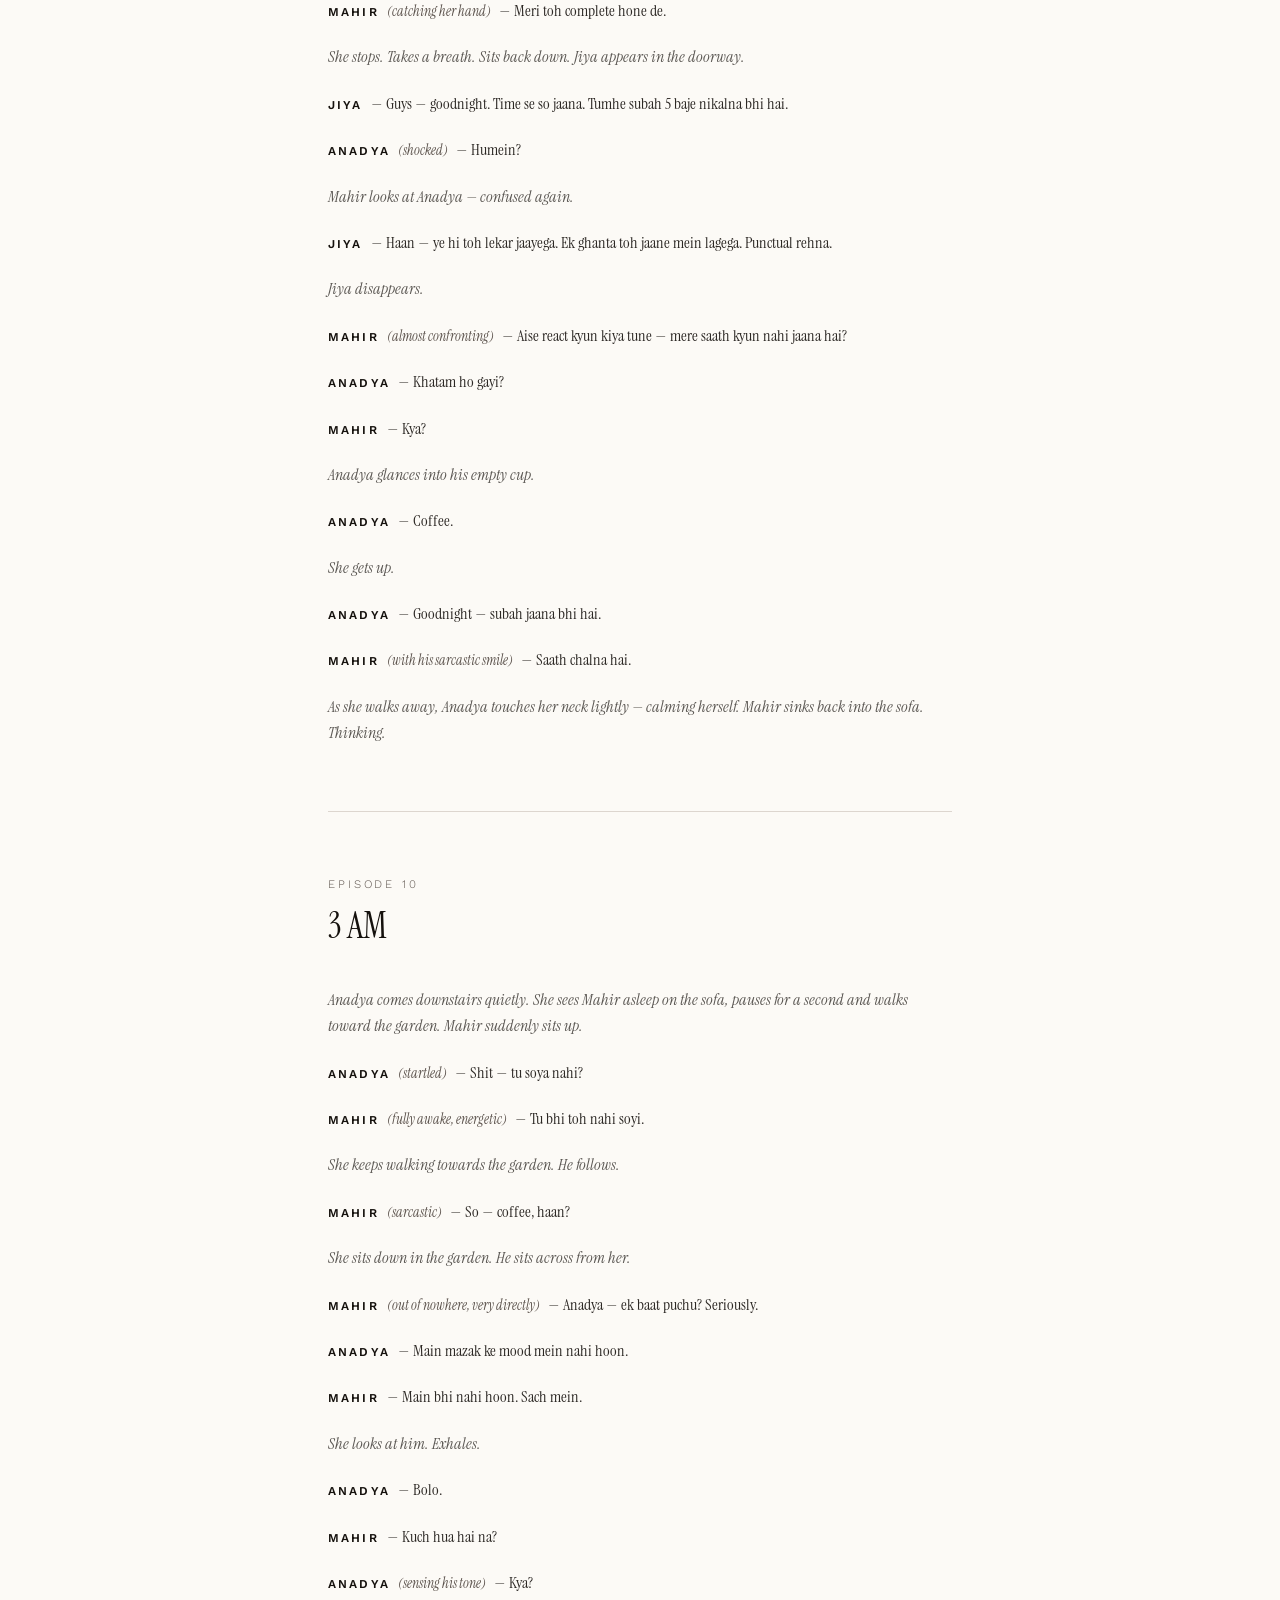
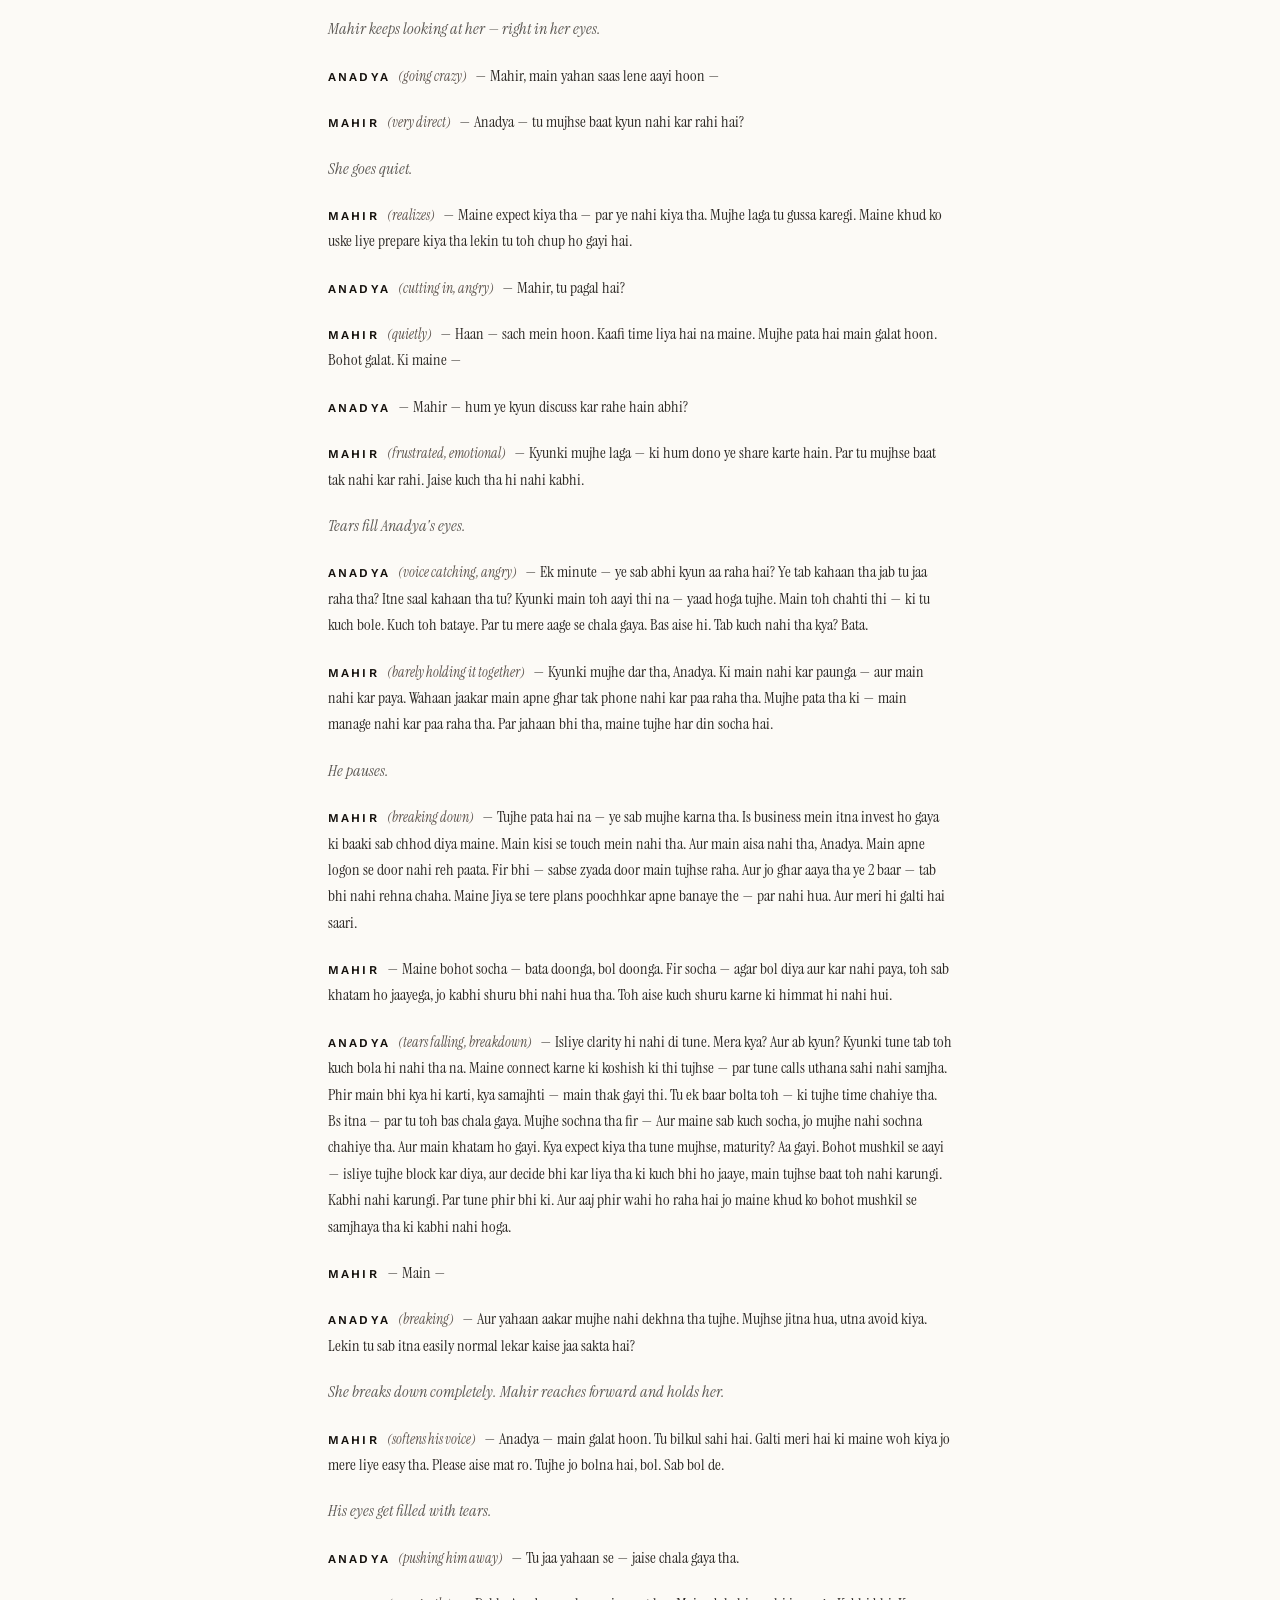
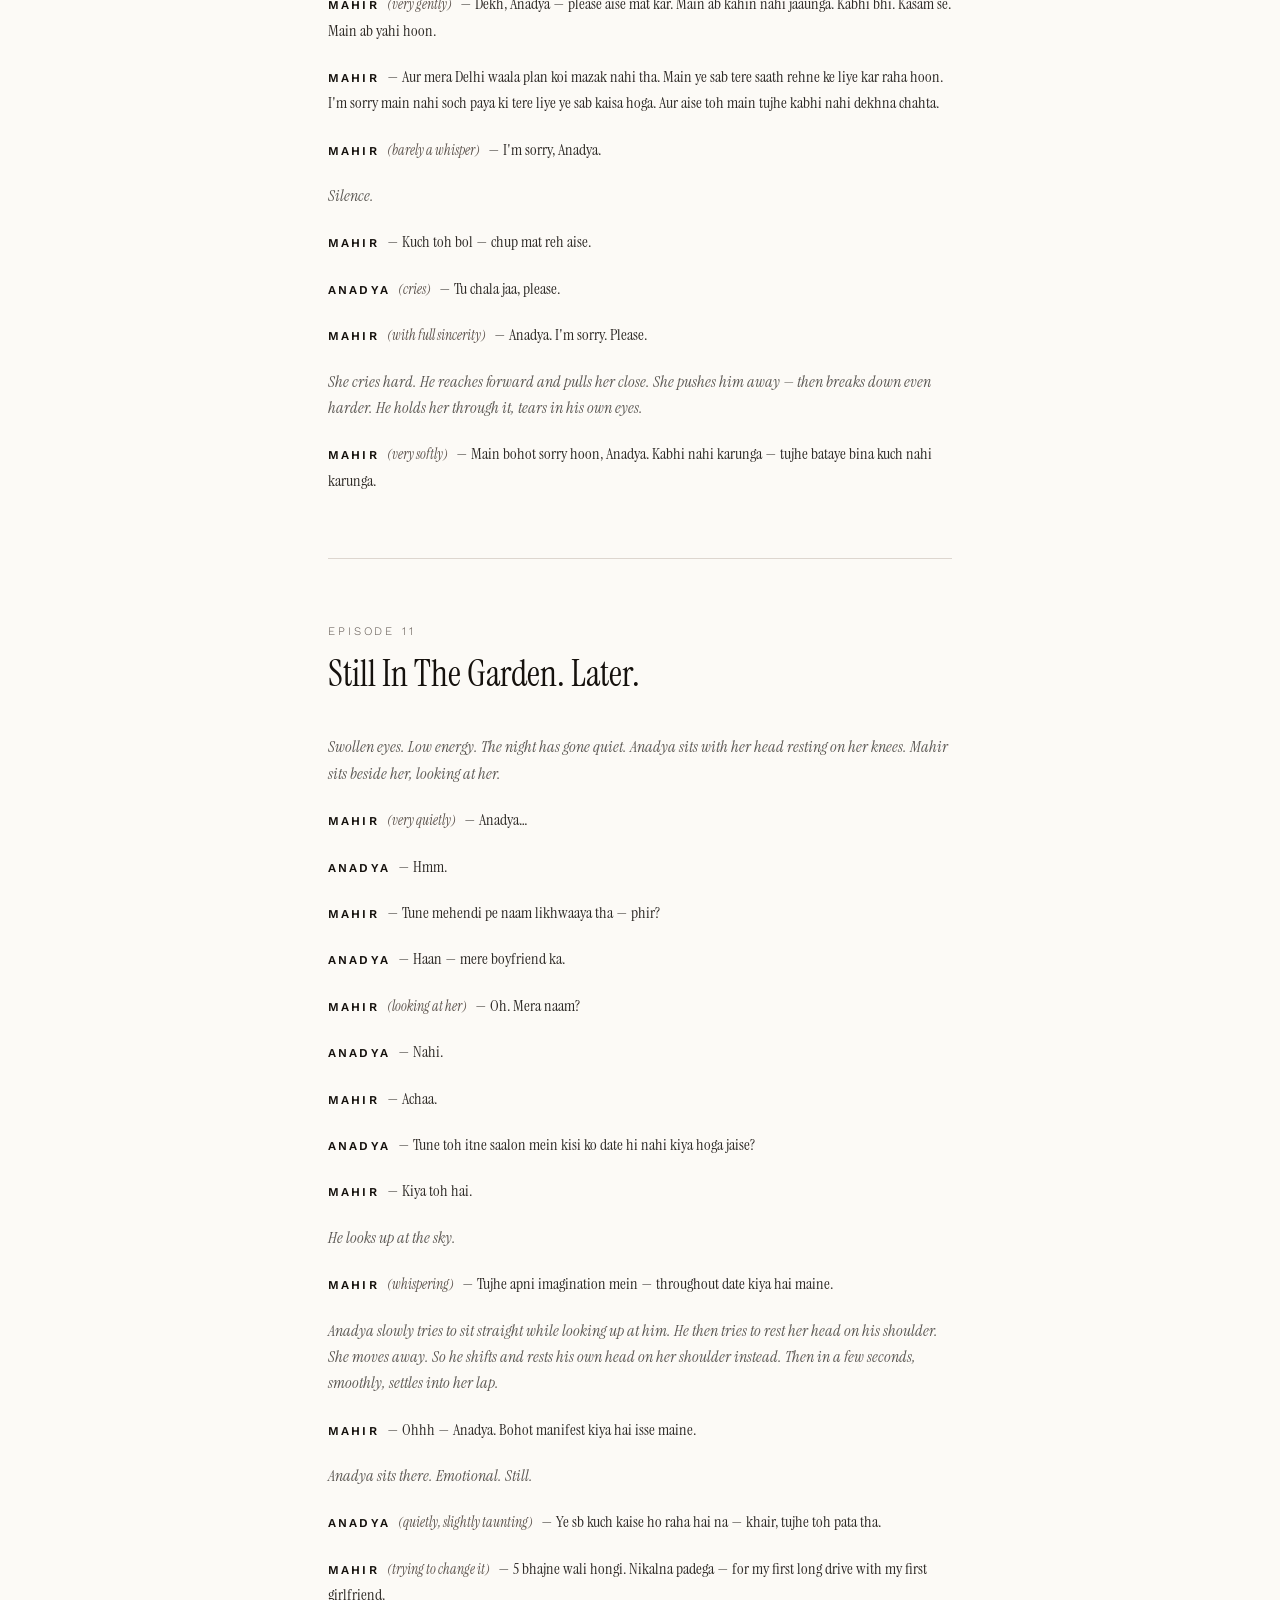
<file: stories/kisi-ko-toh-pata-tha.html>
<!doctype html>
<html lang="en">
<head>
<meta charset="utf-8" />
<meta name="viewport" content="width=device-width,initial-scale=1" />
<title>Kisi Ko Toh Pata Tha — Somya Kateja</title>
<meta name="description" content="A love story — told in episodes." />
<meta property="og:title" content="Kisi Ko Toh Pata Tha — Somya Kateja" />
<meta property="og:description" content="A love story — told in episodes." />
<link rel="preconnect" href="https://fonts.googleapis.com" />
<link rel="preconnect" href="https://fonts.gstatic.com" crossorigin />
<link href="https://fonts.googleapis.com/css2?family=Instrument+Serif:ital@0;1&family=Work+Sans:wght@300;400;500;600&display=swap" rel="stylesheet" />
<link rel="stylesheet" href="../styles.css" />
</head>
<body>

<header class="nav"><div class="nav-inner">
  <a href="index.html#top" class="nav-brand">Somya Kateja</a>
  <button class="nav-toggle" aria-label="Menu" aria-expanded="false" onclick="this.classList.toggle('open');this.setAttribute('aria-expanded',this.classList.contains('open'));document.getElementById('navMenu').classList.toggle('open')">
    <span></span><span></span><span></span>
  </button>
  <nav class="nav-links" id="navMenu">
    <a href="index.html#about">About</a>
    <a href="index.html#work">Work</a>
    <a href="index.html#stories">Stories</a>
    <a href="index.html#note">Perspective</a>
    <a href="index.html#contact">Contact</a>
    <a href="index.html#contact" class="nav-cta-mobile">Say hello →</a>
  </nav>
  <a href="index.html#contact" class="nav-cta">Say hello →</a>
</div></header>

<article>
<div class="story-hero">
  <p class="eyebrow">Insta-worthy short-form series · 14 episodes</p>
  <h1>Kisi Ko Toh Pata Tha</h1>
  <p class="story-sub">A love story — told in episodes.</p>
  <p class="story-note">Anadya is back in town for her best friend Jiya's wedding. She's been away, focused on work, moving forward — or at least that's what she's been telling herself. But weddings have a way of bringing things back. And one of those things is Mahir — Jiya's brother, two years older, annoyingly present, and the one person Anadya had quietly decided she was completely over.</p>
</div>
<div class="ep-index">
  <p class="eyebrow">Episodes — 14</p>
  <ol><li><a href="#ep-01"><span class="num">01</span><span class="tt">The Phone Call</span></a></li><li><a href="#ep-02"><span class="num">02</span><span class="tt">Jiya's Room</span></a></li><li><a href="#ep-03"><span class="num">03</span><span class="tt">Long Time No See?</span></a></li><li><a href="#ep-04"><span class="num">04</span><span class="tt">Aunty's Instructions</span></a></li><li><a href="#ep-05"><span class="num">05</span><span class="tt">The Car Ride</span></a></li><li><a href="#ep-06"><span class="num">06</span><span class="tt">The Jewellery Shop</span></a></li><li><a href="#ep-07"><span class="num">07</span><span class="tt">The Car Ride Back</span></a></li><li><a href="#ep-08"><span class="num">08</span><span class="tt">The Sangeet</span></a></li><li><a href="#ep-09"><span class="num">09</span><span class="tt">Late Night</span></a></li><li><a href="#ep-10"><span class="num">10</span><span class="tt">3 AM</span></a></li><li><a href="#ep-11"><span class="num">11</span><span class="tt">Still In The Garden. Later.</span></a></li><li><a href="#ep-12"><span class="num">12</span><span class="tt">5 AM. The Car.</span></a></li><li><a href="#ep-13"><span class="num">13</span><span class="tt">The Hilltop. Sunrise.</span></a></li><li><a href="#ep-14"><span class="num">14</span><span class="tt">Back Home. The Garden. Morning.</span></a></li></ol>
</div>
<div class="episodes">
  <section class="episode" id="ep-01">
    <p class="eyebrow">Episode 01</p>
    <h2>The Phone Call</h2>
    <div style="margin-top:2.5rem"><div class="script"><div class="dlg"><span class="sp">Jiya</span><span class="tx">— Kahaan hai tu? Koi itna late aata hai kya?</span></div><div class="dlg"><span class="sp">Anadya</span><span class="tx">— Bas aa rahi hoon. Cab karwa rahi hoon.</span></div><div class="dlg"><span class="sp">Jiya</span><span class="tx">— Jaldi kar…</span></div><p class="dir">A voice cuts in from Jiya's side.</p><div class="dlg"><span class="sp">Mahir</span><span class="pa">(spotting Jiya on her phone)</span><span class="tx">— Oye, chal na — kaun hai?</span></div><div class="dlg"><span class="sp">Jiya</span><span class="tx">— Anadyaaa.</span></div><div class="dlg"><span class="sp">Anadya</span><span class="pa">(softly)</span><span class="tx">— Ye aa gaya?</span></div><div class="dlg"><span class="sp">Jiya</span><span class="tx">— Kab ka. Tu bhi aa ja.</span></div><div class="dlg"><span class="sp">Anadya</span><span class="pa">(calmly)</span><span class="tx">— Hmm.</span></div><p class="dir">Anadya reaches the house.</p><div class="dlg"><span class="sp">Anadya</span><span class="tx">— Hello, Aunty. Kaise ho aap?</span></div><div class="dlg"><span class="sp">Aunty</span><span class="pa">(pulling her into a hug)</span><span class="tx">— Anadya! Kitna time ho gaya! Aur itna late — apni hi best friend ki shaadi mein, beta?</span></div><div class="dlg"><span class="sp">Anadya</span><span class="tx">— Sorry, Aunty. Leave hi nahi mil rahi thi.</span></div><div class="dlg"><span class="sp">Aunty</span><span class="tx">— Haan, Jiya ne bataya tha. Par ab toh tu yahan hai — full enjoy kar! Aur jaldi ready ho ja.</span></div><p class="dir">Aunty looks around for someone to help with the bags. Anadya spots Mahir passing behind her — head down, busy on his phone, completely unaware.</p><div class="dlg"><span class="sp">Anadya</span><span class="tx">— Arey Aunty, main le loongi. Aap guests attend karo — woh wait bhi kar rahe hain aapka.</span></div></div></div>
  </section><section class="episode" id="ep-02">
    <p class="eyebrow">Episode 02</p>
    <h2>Jiya's Room</h2>
    <div style="margin-top:2.5rem"><div class="script"><p class="dir">Jiya throws her arms around Anadya the second she walks in.</p><div class="dlg"><span class="sp">Jiya</span><span class="pa">(excited)</span><span class="tx">— Anadyaa — meri shaadi ho rahi hai!</span></div><div class="dlg"><span class="sp">Anadya</span><span class="pa">(smiling through it)</span><span class="tx">— Haan… teri shaadi. Wow, congratulations!</span></div><div class="dlg"><span class="sp">Jiya</span><span class="pa">(patting her shoulder, dramatically)</span><span class="tx">— Teri bhi ho jayegi jaldi.</span></div><div class="dlg"><span class="sp">Anadya</span><span class="pa">(joining her hands)</span><span class="tx">— Ohh — abhi tu kar le, pehle.</span></div><div class="dlg"><span class="sp">Jiya</span><span class="tx">— Haan, par tu na — ab kisi ko toh dekh. Mauka de kisi ko, apne aap ko. Warna arrange ho jayegi, yaar.</span></div><div class="dlg"><span class="sp">Anadya</span><span class="pa">(almost disgusted by the idea)</span><span class="tx">— Tu ye sab chhod — aur ye bata, kaisa jaa raha hai sab? All set?</span></div><div class="dlg"><span class="sp">Jiya</span><span class="tx">— Haannn… almost.</span></div><p class="dir">A knock at the door.</p><div class="dlg"><span class="sp">Jiya</span><span class="tx">— Khol toh — Mahir hoga.</span></div><p class="dir">Anadya takes a breath and opens the door — and finds Jiya's friend, Suhani. Relief washes over her face.</p><div class="dlg"><span class="sp">Suhani</span><span class="tx">— Hi.</span></div><div class="dlg"><span class="sp">Anadya</span><span class="tx">— Hello.</span></div><p class="dir">And then, right behind Suhani, steps in the one person she'd just exhaled about. Mahir enters with a box in hand. Grinning.</p></div></div>
  </section><section class="episode" id="ep-03">
    <p class="eyebrow">Episode 03</p>
    <h2>Long Time No See?</h2>
    <div style="margin-top:2.5rem"><div class="script"><div class="dlg"><span class="sp">Suhani</span><span class="pa">(looking Mahir over)</span><span class="tx">— Tu toh ready bhi nahi hua abhi tak?</span></div><div class="dlg"><span class="sp">Mahir</span><span class="pa">(smiling to himself)</span><span class="tx">— Mujhe hone ki zaroorat bhi nahi hai, Suhani.</span></div><p class="dir">He steps further in and his eyes find Anadya. She's standing near the door, a polite smile on her face. A small nod. A very formal gesture.</p><p class="dir">Mahir's eyes go wide. His smile stretches just a little wider than he probably intended.</p><div class="dlg"><span class="sp">Mahir</span><span class="pa">(excited)</span><span class="tx">— Oh — Anadya, tu aa gayi. Verryyy long timeee… right?</span></div><p class="dir">He starts moving toward her to hug her, then reads her face. He pivots mid-step into an over-enthusiastic handshake instead. His smile softens.</p><div class="dlg"><span class="sp">Jiya</span><span class="pa">(already distracted)</span><span class="tx">— Dikha toh — jaldi box de.</span></div><p class="dir">He steps forward and his foot catches on a piece of fallen cloth. He stumbles. Anadya reaches out instinctively. Her fingers brush his for just a second.</p><div class="dlg"><span class="sp">Mahir</span><span class="pa">(catching himself, zoned out)</span><span class="tx">— Got it. Got it. Thank you, Anadya — all good?</span></div><p class="dir">Anadya doesn't say anything. Turns her attention to Jiya.</p><div class="dlg"><span class="sp">Jiya</span><span class="tx">— Ek kaam bhi sahi nahi… Chal, Anadya — ye dekh. Ye tere liye hi hai.</span></div><div class="dlg"><span class="sp">Anadya</span><span class="pa">(confused)</span><span class="tx">— Mere liye hai?</span></div><div class="dlg"><span class="sp">Jiya</span><span class="pa">(almost tearing up)</span><span class="tx">— Haan… please, kal subah jaakar isse sahi karwa de. Maine ye order bhi nahi kiya tha, aur kal din ko mujhe pehna hai.</span></div><div class="dlg"><span class="sp">Anadya</span><span class="pa">(holds her by the shoulders)</span><span class="tx">— Haan toh — theek hai. Chill kar. Main chali jaaungi — fix bhi ho jaayega.</span></div><div class="dlg"><span class="sp">Jiya</span><span class="pa">(pulling her into a hug)</span><span class="tx">— Anadya… maine bohot miss kiya hai tujhe. Kaafi emotional ho rahi hoon main.</span></div><p class="dir">Anadya holds her tight. Mahir watches them — adoringly.</p><div class="dlg"><span class="sp">Anadya</span><span class="tx">— Hota hai. Hota hai — emotional hona bhi chahiye apni shaadi pe, atleast.</span></div><p class="dir">She laughs. Jiya laughs too.</p><div class="dlg"><span class="sp">Aunty</span><span class="pa">(from outside)</span><span class="tx">— Mahir! Idhar aa!</span></div><div class="dlg"><span class="sp">Mahir</span><span class="pa">(switching to a tired expression)</span><span class="tx">— Haan, aaya.</span></div><p class="dir">He heads out — then, two seconds later, barges back in.</p><div class="dlg"><span class="sp">Mahir</span><span class="pa">(sarcastic gesturing)</span><span class="tx">— Later guys? Anadya, chal — Mummy bula rahi hai.</span></div><div class="dlg"><span class="sp">Anadya</span><span class="pa">(confused)</span><span class="tx">— Huhh? Haan.</span></div></div></div>
  </section><section class="episode" id="ep-04">
    <p class="eyebrow">Episode 04</p>
    <h2>Aunty's Instructions</h2>
    <div style="margin-top:2.5rem"><div class="script"><div class="dlg"><span class="sp">Aunty</span><span class="tx">— Anadya, beta — please jaldi ready ho ja. Aur iske saath jaakar, kal ki jewellery lekar aa ja. Please.</span></div><p class="dir">Mahir and Anadya stand side by side. Anadya shifts from looking lost to assuring.</p><div class="dlg"><span class="sp">Anadya</span><span class="tx">— Haan Aunty, isme please ki kya baat hai. Abhi chale jaate hain.</span></div><p class="dir">She glances at Mahir.</p><div class="dlg"><span class="sp">Anadya</span><span class="tx">— Aap…</span></div><div class="dlg"><span class="sp">Mahir</span><span class="pa">(eyebrow raised)</span><span class="tx">— Aap?</span></div><div class="dlg"><span class="sp">Mahir</span><span class="pa">(sincere yet sarcastic)</span><span class="tx">— Anadya — &quot;aap&quot; kabse bolne lagi tu? Vo bhi mujhe?</span></div><div class="dlg"><span class="sp">Anadya</span><span class="pa">(controlling her expressions)</span><span class="tx">— Aap badde ho.</span></div><div class="dlg"><span class="sp">Mahir</span><span class="pa">(frustrated, disbelieving)</span><span class="tx">— &quot;Aap badde ho&quot;… batao, Mummy? Abhi thodi hua hoon Anadya — bachpan se hoon, aur bas 2 saal bada hoon. Tab toh kabhi izzat nahi ki tune meri.</span></div><div class="dlg"><span class="sp">Aunty</span><span class="pa">(laughing)</span><span class="tx">— Haan Mahir — ek tujhme hi tameez nahi aayi hai bas.</span></div><div class="dlg"><span class="sp">Aunty</span><span class="tx">— Dono ready ho kr jana, function start ho jayega. Aur Anadya — isse &quot;aap&quot; toh mat hi bol, beta. Ye deserving nahi hai.</span></div><p class="dir">A guest approaches. Aunty walks away.</p><div class="dlg"><span class="sp">Mahir</span><span class="pa">(serious sarcasm)</span><span class="tx">— Haan Anadya aur — &quot;tu&quot; bolna mujhe, please.</span></div><p class="dir">He walks away. Sensing something has shifted — and he can feel it.</p></div></div>
  </section><section class="episode" id="ep-05">
    <p class="eyebrow">Episode 05</p>
    <h2>The Car Ride</h2>
    <div style="margin-top:2.5rem"><div class="script"><p class="dir">Mahir leans against the car, watching Anadya walk toward him. She's dressed in a heavy traditional suit, walking unhurried, avoiding eye contact. He opens the door without a word.</p><div class="dlg"><span class="sp">Anadya</span><span class="pa">(a quick glance)</span><span class="tx">— Thank you.</span></div><p class="dir">She gets in. Mahir settles into the driver's seat.</p><div class="dlg"><span class="sp">Mahir</span><span class="pa">(exhaling)</span><span class="tx">— Aur bata, Anadya — kya chal raha hai?</span></div><div class="dlg"><span class="sp">Anadya</span><span class="pa">(after a pause)</span><span class="tx">— Sab acha jaa raha hai.</span></div><div class="dlg"><span class="sp">Mahir</span><span class="pa">(deadpan)</span><span class="tx">— Sach mein? Thodi detail de-de fir.</span></div><div class="dlg"><span class="sp">Anadya</span><span class="tx">— Job chal rahi hai. Delhi mein. Achi jaa rahi hai.</span></div><p class="dir">Mahir nods slowly, a distant look settling on his face as he drives. Anadya notices.</p><div class="dlg"><span class="sp">Anadya</span><span class="tx">— Aur… tumhari?</span></div><div class="dlg"><span class="sp">Mahir</span><span class="pa">(glancing at her)</span><span class="tx">— &quot;Teri.&quot;</span></div><p class="dir">Anadya stares ahead.</p><div class="dlg"><span class="sp">Mahir</span><span class="pa">(sarcastic, not letting it go)</span><span class="tx">— Itna formally kyun bol rahi hai? Acha nahi lag raha bilkul. Casual rehte hai na.</span></div><div class="dlg"><span class="sp">Anadya</span><span class="pa">(pauses)</span><span class="tx">— Haan.</span></div><div class="dlg"><span class="sp">Mahir</span><span class="pa">(impatient)</span><span class="tx">— Haan kya — kuch uske aage bol.</span></div><div class="dlg"><span class="sp">Anadya</span><span class="tx">— Teri job kaisi jaa rahi hai?</span></div><div class="dlg"><span class="sp">Mahir</span><span class="pa">(with a straight face)</span><span class="tx">— Bas — achi.</span></div><p class="dir">She gives him a look.</p><div class="dlg"><span class="sp">Mahir</span><span class="tx">— Dekha — kitna dull sound kiya?</span></div><div class="dlg"><span class="sp">Mahir</span><span class="pa">(playfully)</span><span class="tx">— Ruk, ab ache se bataata hoon. Abhi toh main 16 days ki leave pe hoon. Uske baad soch raha hoon — shift karna chahiye. Jagah change karte rehna chahiye na.</span></div><div class="dlg"><span class="sp">Anadya</span><span class="pa">(listening closely)</span><span class="tx">— Aur kahaan?</span></div><p class="dir">Mahir senses a bit of interest finally.</p><div class="dlg"><span class="sp">Mahir</span><span class="tx">— Options hain. Ek best lag raha hai.</span></div><p class="dir">He looks at her. Anadya tries to read him.</p><div class="dlg"><span class="sp">Mahir</span><span class="tx">— Delhi. Tu bhi wahi hai — toh sorted, kyun?</span></div><div class="dlg"><span class="sp">Anadya</span><span class="pa">(a little off)</span><span class="tx">— Haan, sahi hai.</span></div><p class="dir">They arrive.</p></div></div>
  </section><section class="episode" id="ep-06">
    <p class="eyebrow">Episode 06</p>
    <h2>The Jewellery Shop</h2>
    <div style="margin-top:2.5rem"><div class="script"><p class="dir">Mahir takes Aunty's jewellery box to the counter to get it fixed.</p><div class="dlg"><span class="sp">Mahir</span><span class="tx">— Ja — tu bhi kuch dekh le. Collection bahut acha hai inka, kyun bhaiya. Main ye karwa raha hoon tab tak.</span></div><div class="dlg"><span class="sp">Anadya</span><span class="tx">— Par nahi, vo —</span></div><div class="dlg"><span class="sp">Mahir</span><span class="tx">— Ja. Jaakar dekh kar toh aa, pehle.</span></div><p class="dir">From the counter, Mahir watches Anadya walk toward him holding a set of bangles — beautiful ones. She simply holds them up and looks at him. He smiles anyway and gives a quiet &quot;wow&quot; gesture. She smiles softly — just for a second — and then immediately composes herself.</p><p class="dir">As she walks toward the counter, Mahir slips back to the shopkeeper.</p><div class="dlg"><span class="sp">Mahir</span><span class="pa">(quietly, in a rush)</span><span class="tx">— Bhaiya — ye kitne ka hai? Door se hi dekh ke bata do jaldi. Ye mujhe pay karne nahi degi.</span></div><p class="dir">Mahir makes the payment hurriedly.</p><div class="dlg"><span class="sp">Mahir</span><span class="tx">— Aur kuch bhi ho jaaye — isko price mat batana, Bhaiya. Please.</span></div><p class="dir">He walks back fast toward Anadya, completely casual.</p><div class="dlg"><span class="sp">Mahir</span><span class="pa">(rushing)</span><span class="tx">— Anadya, chal — ghar se phone aa raha hai.</span></div><div class="dlg"><span class="sp">Anadya</span><span class="pa">(turning to the shopkeeper)</span><span class="tx">— Payment?</span></div><div class="dlg"><span class="sp">Mahir</span><span class="pa">(deadpan)</span><span class="tx">— Bhaiya ne khud kar di hai.</span></div><div class="dlg"><span class="sp">Anadya</span><span class="tx">— Haan? Tune ki hai na…</span></div><p class="dir">Mahir looks away, pretending innocence.</p><div class="dlg"><span class="sp">Anadya</span><span class="pa">(seeing through him now)</span><span class="tx">— Tune kiya — yaar Mahir… kitna kiya… chup karke bata de mujhe. Tujhe pata hai mujhe ye sab acha nahi lagta?</span></div><p class="dir">She turns to the shopkeeper, trying to get the amount out of him. Mahir doesn't respond — just watches her go frustrated, with a quiet smile. This is the first time today she's been completely herself with him.</p><p class="dir">Then Jiya calls.</p><div class="dlg"><span class="sp">Anadya</span><span class="pa">(on call, staring at Mahir throughout)</span><span class="tx">— Haan — bas jewellery le rahe hain… bas aa rahe hain.</span></div><p class="dir">Mahir doesn't break eye contact, a teasing smile on his lips; she finally looks away, awkward and frustrated.</p></div></div>
  </section><section class="episode" id="ep-07">
    <p class="eyebrow">Episode 07</p>
    <h2>The Car Ride Back</h2>
    <div style="margin-top:2.5rem"><div class="script"><p class="dir">Mahir keeps sneaking glances at Anadya while she stares ahead, until she finally bursts out.</p><div class="dlg"><span class="sp">Anadya</span><span class="tx">— Mahir, tujhe batana padega — ye sahi nahi hai. Tu ne kyun diye?</span></div><div class="dlg"><span class="sp">Mahir</span><span class="pa">(being funny)</span><span class="tx">— Kyunki mere paas paise hain — toh tu kyun degi, Anadya?</span></div><div class="dlg"><span class="sp">Anadya</span><span class="tx">— Main serious hoon.</span></div><p class="dir">He leans over to play a song.</p><div class="dlg"><span class="sp">Mahir</span><span class="tx">— Gana sunegi?</span></div><div class="dlg"><span class="sp">Anadya</span><span class="tx">— Toh fir main bhi krungi ye sab… main bhi dilaungi tujhe. Soch le.</span></div><div class="dlg"><span class="sp">Mahir</span><span class="pa">(smiling, eyes soft)</span><span class="tx">— Tu jo de — main sab accept karoonga. Gifts ke liye main kabhi mana nahi karta, voh bhi tujhse.</span></div><p class="dir">Anadya rolls her eyes and turns to the window, smiling. Again, slowly — the smile fades.</p></div></div>
  </section><section class="episode" id="ep-08">
    <p class="eyebrow">Episode 08</p>
    <h2>The Sangeet</h2>
    <div style="margin-top:2.5rem"><div class="script"><div class="dlg"><span class="sp">Aunty</span><span class="tx">— Aa gaye dono.</span></div><p class="dir">Mahir hands her the bag — then pauses and takes it back.</p><div class="dlg"><span class="sp">Mahir</span><span class="tx">— Ek minute, Mummy — Anadya ka samaan bhi hai.</span></div><div class="dlg"><span class="sp">Anadya</span><span class="tx">— Aunty, ye mujhe pay nahi karne de raha.</span></div><div class="dlg"><span class="sp">Aunty</span><span class="pa">(sarcastic)</span><span class="tx">— Beta, kyun karna hai pay — kuch toh usse bhi karne de…</span></div><p class="dir">Anadya makes a face like she'd already lost this battle. She shows Aunty the bangles.</p><div class="dlg"><span class="sp">Aunty</span><span class="tx">— Bohot sundar hain. Pehen na abhi inhe. Aur haan — ab jaldi jaakar mehendi lagwa le. Maine usse rok ke rakha hai tere liye.</span></div><div class="dlg"><span class="sp">Mahir</span><span class="pa">(casually teasing, almost testing)</span><span class="tx">— Konsa isse kisika naam likhwana hai abhi?</span></div><p class="dir">Anadya gives him a side-eye.</p><div class="dlg"><span class="sp">Aunty</span><span class="pa">(teasingly)</span><span class="tx">— Tujhe kya pata — koi ho toh… Kyun, Anadya?</span></div><p class="dir">The music starts. Anadya stands in a corner, watching Mahir and Jiya dance with the family — genuinely happy, at ease.</p><p class="dir">Suhani pulls Mahir in. He dances for a bit — then glances around the room until he finds Anadya.</p><p class="dir">He goes to her and brings her in. She resists. Jiya and Aunty pull her along anyway. They all match steps together.</p><p class="dir">At some point, Mahir quietly steps back and just enjoys watching her.</p></div></div>
  </section><section class="episode" id="ep-09">
    <p class="eyebrow">Episode 09</p>
    <h2>Late Night</h2>
    <div style="margin-top:2.5rem"><div class="script"><p class="dir">Everyone in their night clothes. Jiya and Anadya are on the sofa in the hall, talking. Mahir wanders in from outside.</p><div class="dlg"><span class="sp">Mahir</span><span class="pa">(suddenly smiles as he spots her)</span><span class="tx">— Anadya — tu kya pi rahi hai?</span></div><div class="dlg"><span class="sp">Anadya</span><span class="pa">(with a straight face)</span><span class="tx">— Coffee.</span></div><div class="dlg"><span class="sp">Mahir</span><span class="pa">(being funny)</span><span class="tx">— Toh tu poori raat jaagegi.</span></div><div class="dlg"><span class="sp">Anadya</span><span class="pa">(annoyed, direct)</span><span class="tx">— Haan.</span></div><div class="dlg"><span class="sp">Mahir</span><span class="pa">(standing right next to her, pouring himself a cup)</span><span class="tx">— Haan toh main bhi pi leta hoon fir. Tujhe company chahiye hogi na, jaagne ke liye.</span></div><p class="dir">Suhani stumbles in from the other room — tipsy — taking Mahir's hand.</p><div class="dlg"><span class="sp">Suhani</span><span class="tx">— Let's go, Mahir. Let's get you a drink.</span></div><div class="dlg"><span class="sp">Mahir</span><span class="pa">(very quietly, sarcastic)</span><span class="tx">— I don't think you should get any more.</span></div><p class="dir">He glances at Anadya, then Jiya, and awkwardly frees his hand.</p><div class="dlg"><span class="sp">Mahir</span><span class="pa">(looking at Anadya, flexing)</span><span class="tx">— Actually — I don't drink.</span></div><div class="dlg"><span class="sp">Suhani</span><span class="pa">(flirty)</span><span class="tx">— Seriously? Because your eyes say otherwise.</span></div><p class="dir">Jiya smiles. Even Anadya, watching them.</p><div class="dlg"><span class="sp">Mahir</span><span class="pa">(big eyes at Anadya and Jiya)</span><span class="tx">— Seriously! No no — ask Jiya. Main nahi karta na. Jiya, bata?</span></div><p class="dir">Suhani stumbles. Jiya stands up and takes her to her room.</p><p class="dir">Mahir stands behind the sofa, casually swings one leg over the back, and slides into the seat right next to Anadya — smooth indeed.</p><div class="dlg"><span class="sp">Mahir</span><span class="pa">(hoping to get a reaction)</span><span class="tx">— Yaar Anadya — isko toh main pasand hoon.</span></div><p class="dir">Anadya says nothing. Keeps drinking her coffee.</p><div class="dlg"><span class="sp">Mahir</span><span class="tx">— Tujhe nahi lagta?</span></div><div class="dlg"><span class="sp">Anadya</span><span class="pa">(dryly)</span><span class="tx">— Haan toh. Achi hai woh, kaafi.</span></div><div class="dlg"><span class="sp">Mahir</span><span class="tx">— Acha toh main hua na fir?</span></div><p class="dir">Anadya focused on finishing her coffee.</p><div class="dlg"><span class="sp">Mahir</span><span class="pa">(caught off guard by her casualness)</span><span class="tx">— Tujhe kya pata — meri koi ho bhi toh sakti hai.</span></div><p class="dir">Anadya looks at him. Takes a sip.</p><div class="dlg"><span class="sp">Anadya</span><span class="pa">(very bluntly)</span><span class="tx">— Haan, bata de usse fir. Feelings clear rakh apne end se — kyun kisi ko hurt karna.</span></div><div class="dlg"><span class="sp">Mahir</span><span class="pa">(getting annoyed)</span><span class="tx">— Yaar, meri koi kyun hogi. Aur meri taraf se feelings bilkul clear hain — maine kabhi uska flirt encourage nahi kiya hai.</span></div><div class="dlg"><span class="sp">Anadya</span><span class="tx">— Tu ye sab mujhe kyun bata raha hai?</span></div><div class="dlg"><span class="sp">Mahir</span><span class="tx">— Batana padega na — tu mujhe galat samajh rahi hai. Main humesha apne intentions clear rakhta hoon.</span></div><div class="dlg"><span class="sp">Anadya</span><span class="pa">(standing up)</span><span class="tx">— Tere intentions, tujhe pata.</span></div><div class="dlg"><span class="sp">Mahir</span><span class="pa">(catching her hand)</span><span class="tx">— Meri toh complete hone de.</span></div><p class="dir">She stops. Takes a breath. Sits back down. Jiya appears in the doorway.</p><div class="dlg"><span class="sp">Jiya</span><span class="tx">— Guys — goodnight. Time se so jaana. Tumhe subah 5 baje nikalna bhi hai.</span></div><div class="dlg"><span class="sp">Anadya</span><span class="pa">(shocked)</span><span class="tx">— Humein?</span></div><p class="dir">Mahir looks at Anadya — confused again.</p><div class="dlg"><span class="sp">Jiya</span><span class="tx">— Haan — ye hi toh lekar jaayega. Ek ghanta toh jaane mein lagega. Punctual rehna.</span></div><p class="dir">Jiya disappears.</p><div class="dlg"><span class="sp">Mahir</span><span class="pa">(almost confronting)</span><span class="tx">— Aise react kyun kiya tune — mere saath kyun nahi jaana hai?</span></div><div class="dlg"><span class="sp">Anadya</span><span class="tx">— Khatam ho gayi?</span></div><div class="dlg"><span class="sp">Mahir</span><span class="tx">— Kya?</span></div><p class="dir">Anadya glances into his empty cup.</p><div class="dlg"><span class="sp">Anadya</span><span class="tx">— Coffee.</span></div><p class="dir">She gets up.</p><div class="dlg"><span class="sp">Anadya</span><span class="tx">— Goodnight — subah jaana bhi hai.</span></div><div class="dlg"><span class="sp">Mahir</span><span class="pa">(with his sarcastic smile)</span><span class="tx">— Saath chalna hai.</span></div><p class="dir">As she walks away, Anadya touches her neck lightly — calming herself. Mahir sinks back into the sofa. Thinking.</p></div></div>
  </section><section class="episode" id="ep-10">
    <p class="eyebrow">Episode 10</p>
    <h2>3 AM</h2>
    <div style="margin-top:2.5rem"><div class="script"><p class="dir">Anadya comes downstairs quietly. She sees Mahir asleep on the sofa, pauses for a second and walks toward the garden. Mahir suddenly sits up.</p><div class="dlg"><span class="sp">Anadya</span><span class="pa">(startled)</span><span class="tx">— Shit — tu soya nahi?</span></div><div class="dlg"><span class="sp">Mahir</span><span class="pa">(fully awake, energetic)</span><span class="tx">— Tu bhi toh nahi soyi.</span></div><p class="dir">She keeps walking towards the garden. He follows.</p><div class="dlg"><span class="sp">Mahir</span><span class="pa">(sarcastic)</span><span class="tx">— So — coffee, haan?</span></div><p class="dir">She sits down in the garden. He sits across from her.</p><div class="dlg"><span class="sp">Mahir</span><span class="pa">(out of nowhere, very directly)</span><span class="tx">— Anadya — ek baat puchu? Seriously.</span></div><div class="dlg"><span class="sp">Anadya</span><span class="tx">— Main mazak ke mood mein nahi hoon.</span></div><div class="dlg"><span class="sp">Mahir</span><span class="tx">— Main bhi nahi hoon. Sach mein.</span></div><p class="dir">She looks at him. Exhales.</p><div class="dlg"><span class="sp">Anadya</span><span class="tx">— Bolo.</span></div><div class="dlg"><span class="sp">Mahir</span><span class="tx">— Kuch hua hai na?</span></div><div class="dlg"><span class="sp">Anadya</span><span class="pa">(sensing his tone)</span><span class="tx">— Kya?</span></div><p class="dir">Mahir keeps looking at her — right in her eyes.</p><div class="dlg"><span class="sp">Anadya</span><span class="pa">(going crazy)</span><span class="tx">— Mahir, main yahan saas lene aayi hoon —</span></div><div class="dlg"><span class="sp">Mahir</span><span class="pa">(very direct)</span><span class="tx">— Anadya — tu mujhse baat kyun nahi kar rahi hai?</span></div><p class="dir">She goes quiet.</p><div class="dlg"><span class="sp">Mahir</span><span class="pa">(realizes)</span><span class="tx">— Maine expect kiya tha — par ye nahi kiya tha. Mujhe laga tu gussa karegi. Maine khud ko uske liye prepare kiya tha lekin tu toh chup ho gayi hai.</span></div><div class="dlg"><span class="sp">Anadya</span><span class="pa">(cutting in, angry)</span><span class="tx">— Mahir, tu pagal hai?</span></div><div class="dlg"><span class="sp">Mahir</span><span class="pa">(quietly)</span><span class="tx">— Haan — sach mein hoon. Kaafi time liya hai na maine. Mujhe pata hai main galat hoon. Bohot galat. Ki maine —</span></div><div class="dlg"><span class="sp">Anadya</span><span class="tx">— Mahir — hum ye kyun discuss kar rahe hain abhi?</span></div><div class="dlg"><span class="sp">Mahir</span><span class="pa">(frustrated, emotional)</span><span class="tx">— Kyunki mujhe laga — ki hum dono ye share karte hain. Par tu mujhse baat tak nahi kar rahi. Jaise kuch tha hi nahi kabhi.</span></div><p class="dir">Tears fill Anadya's eyes.</p><div class="dlg"><span class="sp">Anadya</span><span class="pa">(voice catching, angry)</span><span class="tx">— Ek minute — ye sab abhi kyun aa raha hai? Ye tab kahaan tha jab tu jaa raha tha? Itne saal kahaan tha tu? Kyunki main toh aayi thi na — yaad hoga tujhe. Main toh chahti thi — ki tu kuch bole. Kuch toh bataye. Par tu mere aage se chala gaya. Bas aise hi. Tab kuch nahi tha kya? Bata.</span></div><div class="dlg"><span class="sp">Mahir</span><span class="pa">(barely holding it together)</span><span class="tx">— Kyunki mujhe dar tha, Anadya. Ki main nahi kar paunga — aur main nahi kar paya. Wahaan jaakar main apne ghar tak phone nahi kar paa raha tha. Mujhe pata tha ki — main manage nahi kar paa raha tha. Par jahaan bhi tha, maine tujhe har din socha hai.</span></div><p class="dir">He pauses.</p><div class="dlg"><span class="sp">Mahir</span><span class="pa">(breaking down)</span><span class="tx">— Tujhe pata hai na — ye sab mujhe karna tha. Is business mein itna invest ho gaya ki baaki sab chhod diya maine. Main kisi se touch mein nahi tha. Aur main aisa nahi tha, Anadya. Main apne logon se door nahi reh paata. Fir bhi — sabse zyada door main tujhse raha. Aur jo ghar aaya tha ye 2 baar — tab bhi nahi rehna chaha. Maine Jiya se tere plans poochhkar apne banaye the — par nahi hua. Aur meri hi galti hai saari.</span></div><div class="dlg"><span class="sp">Mahir</span><span class="tx">— Maine bohot socha — bata doonga, bol doonga. Fir socha — agar bol diya aur kar nahi paya, toh sab khatam ho jaayega, jo kabhi shuru bhi nahi hua tha. Toh aise kuch shuru karne ki himmat hi nahi hui.</span></div><div class="dlg"><span class="sp">Anadya</span><span class="pa">(tears falling, breakdown)</span><span class="tx">— Isliye clarity hi nahi di tune. Mera kya? Aur ab kyun? Kyunki tune tab toh kuch bola hi nahi tha na. Maine connect karne ki koshish ki thi tujhse — par tune calls uthana sahi nahi samjha. Phir main bhi kya hi karti, kya samajhti — main thak gayi thi. Tu ek baar bolta toh — ki tujhe time chahiye tha. Bs itna — par tu toh bas chala gaya. Mujhe sochna tha fir — Aur maine sab kuch socha, jo mujhe nahi sochna chahiye tha. Aur main khatam ho gayi. Kya expect kiya tha tune mujhse, maturity? Aa gayi. Bohot mushkil se aayi — isliye tujhe block kar diya, aur decide bhi kar liya tha ki kuch bhi ho jaaye, main tujhse baat toh nahi karungi. Kabhi nahi karungi. Par tune phir bhi ki. Aur aaj phir wahi ho raha hai jo maine khud ko bohot mushkil se samjhaya tha ki kabhi nahi hoga.</span></div><div class="dlg"><span class="sp">Mahir</span><span class="tx">— Main —</span></div><div class="dlg"><span class="sp">Anadya</span><span class="pa">(breaking)</span><span class="tx">— Aur yahaan aakar mujhe nahi dekhna tha tujhe. Mujhse jitna hua, utna avoid kiya. Lekin tu sab itna easily normal lekar kaise jaa sakta hai?</span></div><p class="dir">She breaks down completely. Mahir reaches forward and holds her.</p><div class="dlg"><span class="sp">Mahir</span><span class="pa">(softens his voice)</span><span class="tx">— Anadya — main galat hoon. Tu bilkul sahi hai. Galti meri hai ki maine woh kiya jo mere liye easy tha. Please aise mat ro. Tujhe jo bolna hai, bol. Sab bol de.</span></div><p class="dir">His eyes get filled with tears.</p><div class="dlg"><span class="sp">Anadya</span><span class="pa">(pushing him away)</span><span class="tx">— Tu jaa yahaan se — jaise chala gaya tha.</span></div><div class="dlg"><span class="sp">Mahir</span><span class="pa">(very gently)</span><span class="tx">— Dekh, Anadya — please aise mat kar. Main ab kahin nahi jaaunga. Kabhi bhi. Kasam se. Main ab yahi hoon.</span></div><div class="dlg"><span class="sp">Mahir</span><span class="tx">— Aur mera Delhi waala plan koi mazak nahi tha. Main ye sab tere saath rehne ke liye kar raha hoon. I'm sorry main nahi soch paya ki tere liye ye sab kaisa hoga. Aur aise toh main tujhe kabhi nahi dekhna chahta.</span></div><div class="dlg"><span class="sp">Mahir</span><span class="pa">(barely a whisper)</span><span class="tx">— I'm sorry, Anadya.</span></div><p class="dir">Silence.</p><div class="dlg"><span class="sp">Mahir</span><span class="tx">— Kuch toh bol — chup mat reh aise.</span></div><div class="dlg"><span class="sp">Anadya</span><span class="pa">(cries)</span><span class="tx">— Tu chala jaa, please.</span></div><div class="dlg"><span class="sp">Mahir</span><span class="pa">(with full sincerity)</span><span class="tx">— Anadya. I'm sorry. Please.</span></div><p class="dir">She cries hard. He reaches forward and pulls her close. She pushes him away — then breaks down even harder. He holds her through it, tears in his own eyes.</p><div class="dlg"><span class="sp">Mahir</span><span class="pa">(very softly)</span><span class="tx">— Main bohot sorry hoon, Anadya. Kabhi nahi karunga — tujhe bataye bina kuch nahi karunga.</span></div></div></div>
  </section><section class="episode" id="ep-11">
    <p class="eyebrow">Episode 11</p>
    <h2>Still In The Garden. Later.</h2>
    <div style="margin-top:2.5rem"><div class="script"><p class="dir">Swollen eyes. Low energy. The night has gone quiet. Anadya sits with her head resting on her knees. Mahir sits beside her, looking at her.</p><div class="dlg"><span class="sp">Mahir</span><span class="pa">(very quietly)</span><span class="tx">— Anadya…</span></div><div class="dlg"><span class="sp">Anadya</span><span class="tx">— Hmm.</span></div><div class="dlg"><span class="sp">Mahir</span><span class="tx">— Tune mehendi pe naam likhwaaya tha — phir?</span></div><div class="dlg"><span class="sp">Anadya</span><span class="tx">— Haan — mere boyfriend ka.</span></div><div class="dlg"><span class="sp">Mahir</span><span class="pa">(looking at her)</span><span class="tx">— Oh. Mera naam?</span></div><div class="dlg"><span class="sp">Anadya</span><span class="tx">— Nahi.</span></div><div class="dlg"><span class="sp">Mahir</span><span class="tx">— Achaa.</span></div><div class="dlg"><span class="sp">Anadya</span><span class="tx">— Tune toh itne saalon mein kisi ko date hi nahi kiya hoga jaise?</span></div><div class="dlg"><span class="sp">Mahir</span><span class="tx">— Kiya toh hai.</span></div><p class="dir">He looks up at the sky.</p><div class="dlg"><span class="sp">Mahir</span><span class="pa">(whispering)</span><span class="tx">— Tujhe apni imagination mein — throughout date kiya hai maine.</span></div><p class="dir">Anadya slowly tries to sit straight while looking up at him. He then tries to rest her head on his shoulder. She moves away. So he shifts and rests his own head on her shoulder instead. Then in a few seconds, smoothly, settles into her lap.</p><div class="dlg"><span class="sp">Mahir</span><span class="tx">— Ohhh — Anadya. Bohot manifest kiya hai isse maine.</span></div><p class="dir">Anadya sits there. Emotional. Still.</p><div class="dlg"><span class="sp">Anadya</span><span class="pa">(quietly, slightly taunting)</span><span class="tx">— Ye sb kuch kaise ho raha hai na — khair, tujhe toh pata tha.</span></div><div class="dlg"><span class="sp">Mahir</span><span class="pa">(trying to change it)</span><span class="tx">— 5 bhajne wali hongi. Nikalna padega — for my first long drive with my first girlfriend.</span></div><div class="dlg"><span class="sp">Anadya</span><span class="tx">— Main teri girlfriend nahi hoon.</span></div><div class="dlg"><span class="sp">Mahir</span><span class="pa">(half asleep)</span><span class="tx">— Tu hai. Tujhe bas pata abhi chala hai. Maine itne time jo tujhe mind mein date kiya — uska kya?</span></div><div class="dlg"><span class="sp">Anadya</span><span class="tx">— Mujhe bada bataya tha na tune — tera mind.</span></div><div class="dlg"><span class="sp">Mahir</span><span class="tx">— Yaar, Anadya…</span></div><p class="dir">He touches her legs in a smooth way, asking for apology, while still in her lap. Anadya removes his hand gently, smiling — realising his drama.</p><div class="dlg"><span class="sp">Anadya</span><span class="pa">(softly)</span><span class="tx">— Chl tu so ja — car bhi chalani hai fir.</span></div><div class="dlg"><span class="sp">Mahir</span><span class="pa">(banter)</span><span class="tx">— Tu bhi so ja — ya sun, abhi mujhe sula de, fir tu car mein so jaana.</span></div><p class="dir">He takes her hand and rests it against his cheek. Anadya smiles — and lightly slaps him.</p></div></div>
  </section><section class="episode" id="ep-12">
    <p class="eyebrow">Episode 12</p>
    <h2>5 AM. The Car.</h2>
    <div style="margin-top:2.5rem"><div class="script"><p class="dir">Anadya is asleep in the passenger seat. Mahir drives, glancing at her every few minutes — smiling each time, quietly enjoying it.</p><p class="dir">He slows the car. Stops.</p><div class="dlg"><span class="sp">Mahir</span><span class="pa">(softly)</span><span class="tx">— GOOD MORNING, ANADYA!</span></div><div class="dlg"><span class="sp">Anadya</span><span class="pa">(still sleepy)</span><span class="tx">— Hmm.</span></div><div class="dlg"><span class="sp">Mahir</span><span class="pa">(excited)</span><span class="tx">— Dekh — kahaan aaye hain hum.</span></div><p class="dir">Outside the window — a stunning hilltop viewpoint. The sky is shifting. Perfect sunrise time.</p><div class="dlg"><span class="sp">Anadya</span><span class="pa">(realising)</span><span class="tx">— Mahir — kitna beautiful lg rha h yaha se.</span></div><div class="dlg"><span class="sp">Mahir</span><span class="pa">(smiles, deep breath of relief)</span><span class="tx">— Haash — usse zyada beautiful mera naam laga hai mujhe, tere muh se.</span></div><p class="dir">She looks at him.</p><div class="dlg"><span class="sp">Mahir</span><span class="tx">— Or usse bhi zyada — usse lene wali.</span></div><p class="dir">Anadya sensing the flirt, smiling, shy.</p><div class="dlg"><span class="sp">Anadya</span><span class="pa">(laughs)</span><span class="tx">— Wow Mahir, nice skills. Wahan develop ki thi?</span></div><div class="dlg"><span class="sp">Mahir</span><span class="pa">(winking, holding eye contact)</span><span class="tx">— It's all you. Naturally aa rha h sb kuch itna, has to be you.</span></div><div class="dlg"><span class="sp">Anadya</span><span class="tx">— Achaa — chalna hai?</span></div><div class="dlg"><span class="sp">Mahir</span><span class="pa">(smiles realising)</span><span class="tx">— Ab tu itna sharma hi rahi hai toh, chal.</span></div><p class="dir">They stand outside the car.</p><div class="dlg"><span class="sp">Anadya</span><span class="pa">(looking down)</span><span class="tx">— Mahir — main toh chappal mein aayi hoon.</span></div><p class="dir">Mahir starts moving toward her.</p><div class="dlg"><span class="sp">Mahir</span><span class="tx">— Arey ruk. Main uthata hoon na.</span></div><p class="dir">Mahir picks her up. Anadya's eyes go wide. She slaps him lightly on his back.</p><div class="dlg"><span class="sp">Anadya</span><span class="pa">(startled, shy)</span><span class="tx">— Nhiii. Neeche rakh. NEECHE RAKH. Main khud chaloongi.</span></div><div class="dlg"><span class="sp">Mahir</span><span class="pa">(shocked, unbelievable)</span><span class="tx">— Yaar — tu toh mauka bhi nahi de rahi. Le, haath toh pakad le chl.</span></div><div class="dlg"><span class="sp">Anadya</span><span class="tx">— Kyun? Tu chal nahi payega?</span></div><p class="dir">She starts walking.</p><div class="dlg"><span class="sp">Mahir</span><span class="tx">— Anadya — I know tujhe tera boyfriend late mila hai.</span></div><p class="dir">He holds her hand. She tries to shake it off — cutely, helplessly — turning red.</p><div class="dlg"><span class="sp">Mahir</span><span class="pa">(smiling widely)</span><span class="tx">— Pr ye romantic hota hai. See.</span></div><p class="dir">Mahir keeps her hand in his, swinging it back and forth in a teasing way. Anadya shy and imitates his tone right back — pointing to sunrise point.</p><div class="dlg"><span class="sp">Anadya</span><span class="tx">— See — sunrise ho jayega.</span></div></div></div>
  </section><section class="episode" id="ep-13">
    <p class="eyebrow">Episode 13</p>
    <h2>The Hilltop. Sunrise.</h2>
    <div style="margin-top:2.5rem"><div class="script"><p class="dir">They sit side by side at the top, looking out at the sunrise in silence. Mahir quietly takes one side of his jacket and wraps it around her with his arm.</p><p class="dir">Anadya gives him a sideways look.</p><div class="dlg"><span class="sp">Anadya</span><span class="tx">— Zyada nhi ho raha hai.</span></div><div class="dlg"><span class="sp">Mahir</span><span class="pa">(smiling, drunk on happiness)</span><span class="tx">— Dekh, I am happy. You are warm. &quot;Now&quot; I must keep my girlfriend warm.</span></div><div class="dlg"><span class="sp">Anadya</span><span class="pa">(laughing)</span><span class="tx">— Mujhe literally thand nhi —</span></div><p class="dir">He holds her hand and rubs it in his. Anadya smiles and looks at a distance, turns slightly emotional — like something familiar washes over her. Like she gets a past memory of theirs again, remembering their old times.</p><div class="dlg"><span class="sp">Anadya</span><span class="pa">(quietly)</span><span class="tx">— Tu ekdum same hai, Mahir.</span></div><p class="dir">Mahir senses it. He pulls her closer — tightening his arm around her.</p><div class="dlg"><span class="sp">Mahir</span><span class="tx">— Maine bhi tujhe bohot miss kiya, Anadya.</span></div><p class="dir">Anadya smiles softly.</p><div class="dlg"><span class="sp">Mahir</span><span class="pa">(randomly looking ahead)</span><span class="tx">— Maine — pata hai — aisa kisi ke saath wahaan nahi kiya.</span></div><div class="dlg"><span class="sp">Anadya</span><span class="pa">(slightly annoyed)</span><span class="tx">— Aur tu kyun karta?</span></div><div class="dlg"><span class="sp">Mahir</span><span class="pa">(laughing coz she took it the other way)</span><span class="tx">— Arey — nhi — matlab —</span></div><p class="dir">Zooms out. Cut.</p></div></div>
  </section><section class="episode" id="ep-14">
    <p class="eyebrow">Episode 14</p>
    <h2>Back Home. The Garden. Morning.</h2>
    <div style="margin-top:2.5rem"><div class="script"><p class="dir">They arrive back with the box. Aunty and Jiya are in the garden, mid-conversation. They look up as Mahir and Anadya walk in together.</p><div class="dlg"><span class="sp">Jiya</span><span class="pa">(curious)</span><span class="tx">— Aa gaye. Dono?</span></div><div class="dlg"><span class="sp">Aunty</span><span class="pa">(with a knowing smile)</span><span class="tx">— Kaisa raha morning trip, phir?</span></div><p class="dir">Anadya straightens up — formal, composed, pretending like nothing's between them.</p><div class="dlg"><span class="sp">Mahir</span><span class="pa">(teasing, looking at her)</span><span class="tx">— Bata de, Anadya.</span></div><p class="dir">Anadya looks at him, confused, slightly alarmed. Jiya and Aunty exchange a glance. They smile.</p><div class="dlg"><span class="sp">Jiya</span><span class="pa">(points and laughs)</span><span class="tx">— Meri hone wali bhabhi.</span></div><div class="dlg"><span class="sp">Mahir</span><span class="pa">(nods happily)</span><span class="tx">— Kaafi help lagi hai inki… tujhe lejaane mein — woh bhi 2 baar. Ek car ride Mummy ne arrange karayi aur ek Jiya ne.</span></div><p class="dir">Anadya looks around, stunned — and then gets nervous.</p><div class="dlg"><span class="sp">Anadya</span><span class="tx">— Seriously? Sabko pata tha?</span></div><div class="dlg"><span class="sp">Aunty</span><span class="tx">— Nahi — sabko toh abhi btana hai. Iski shaadi ke baad bs.</span></div><div class="dlg"><span class="sp">Mahir</span><span class="pa">(excited, wraps his arm around Anadya)</span><span class="tx">— Next — apni.</span></div><p class="dir">Anadya laughs, blushing, as she tries to push his arm away — and everyone laughs with her.</p><p class="scene">Closing — Jiya's wedding. Photographs. A series of stills from Jiya's wedding, their cute pictures, a photo dump ending.</p></div></div>
  </section>
  <p class="signoff">— Somya Kateja · written as an Insta-worthy short-form series.</p>
</div>
</article>
</body>
</html>
</file>
<file: styles.css>
:root{
  --bg:oklch(0.985 0.005 80);
  --fg:oklch(0.18 0.01 60);
  --muted:oklch(0.94 0.012 75);
  --muted-fg:oklch(0.45 0.015 60);
  --secondary:oklch(0.95 0.012 75);
  --accent:oklch(0.62 0.16 38);
  --border:oklch(0.88 0.012 70);
  --serif:"Instrument Serif",ui-serif,Georgia,serif;
  --sans:"Work Sans",ui-sans-serif,system-ui,sans-serif;
}
*{box-sizing:border-box;border-color:var(--border)}
html{scroll-behavior:smooth}
body{margin:0;background:var(--bg);color:var(--fg);font-family:var(--sans);font-weight:300;line-height:1.55;-webkit-font-smoothing:antialiased}
a{color:inherit;text-decoration:none}
.container{max-width:72rem;margin:0 auto;padding:0 1.5rem}
.container-sm{max-width:48rem;margin:0 auto;padding:0 1.5rem}
.container-md{max-width:56rem;margin:0 auto;padding:0 1.5rem}
.serif{font-family:var(--serif)}
.italic{font-style:italic}
.muted{color:var(--muted-fg)}
.eyebrow{font-size:.72rem;text-transform:uppercase;letter-spacing:.25em;color:var(--muted-fg);margin:0 0 .75rem}
.divider{height:1px;background:var(--border);max-width:72rem;margin:0 auto}

/* Nav */
.nav{position:sticky;top:0;z-index:50;background:rgba(252,251,247,.8);backdrop-filter:blur(8px);border-bottom:1px solid color-mix(in oklch,var(--border) 60%,transparent)}
.nav-inner{display:flex;align-items:center;justify-content:space-between;padding:1rem 1.5rem;max-width:72rem;margin:0 auto}
.nav-brand{font-family:var(--serif);font-size:1.25rem;font-style:italic}
.nav-brand:hover{color:var(--accent)}
.nav-links{display:none;gap:2rem;font-size:.875rem;color:var(--muted-fg)}
.nav-links a:hover{color:var(--fg)}
.nav-cta{display:none;font-size:.875rem;font-weight:500}
.nav-cta:hover{color:var(--accent);text-decoration:underline;text-underline-offset:4px}
@media(min-width:768px){.nav-links{display:flex}.nav-cta{display:inline}}

/* Hero */
.hero{padding:5rem 0 6rem}
@media(min-width:768px){.hero{padding-top:7rem}}
.hero-grid{display:grid;gap:2.5rem;align-items:end}
@media(min-width:768px){.hero-grid{grid-template-columns:1.4fr 1fr}}
h1.hero-title{font-family:var(--serif);font-size:3rem;line-height:1.02;letter-spacing:-.02em;margin:0;font-weight:400}
@media(min-width:768px){h1.hero-title{font-size:4.5rem}}
@media(min-width:1024px){h1.hero-title{font-size:5.5rem}}
.hero-sub{font-family:var(--serif);font-style:italic;font-size:1.5rem;color:var(--muted-fg);margin-top:2rem;max-width:36rem;line-height:1.25}
@media(min-width:768px){.hero-sub{font-size:1.875rem}}

/* Portrait */
.portrait{position:relative;max-width:340px;width:100%;margin:0 auto;perspective:900px}
@media(min-width:768px){.portrait{margin:0 0 0 auto}}
.portrait-bg{position:absolute;inset:-.75rem;background:var(--secondary);transform:rotate(-3deg);z-index:-1;transition:transform .55s ease,box-shadow .55s ease}
.portrait-frame{position:relative;aspect-ratio:4/5;background:linear-gradient(135deg,oklch(0.92 0.04 60),oklch(0.88 0.05 40));overflow:hidden;outline:1px solid var(--border);display:flex;align-items:center;justify-content:center;box-shadow:0 1rem 2.75rem color-mix(in oklch,var(--fg) 14%,transparent);transform-origin:center top;animation:portrait-fall-in 1s cubic-bezier(.2,.85,.22,1) .25s both;transition:transform .55s cubic-bezier(.2,.85,.22,1),box-shadow .55s ease,filter .55s ease}
.portrait-frame::after{content:"";position:absolute;inset:0;background:linear-gradient(115deg,transparent 0 38%,rgba(255,255,255,.28) 48%,transparent 58%);transform:translateX(-120%);animation:portrait-sheen .9s ease-out 1s both;pointer-events:none}
.portrait:hover .portrait-frame{transform:translateY(-.75rem) rotateX(3deg) rotateZ(-1.5deg);box-shadow:0 1.6rem 3.5rem color-mix(in oklch,var(--fg) 18%,transparent);filter:saturate(1.04)}
.portrait:hover .portrait-bg{transform:translateY(.45rem) rotate(-5deg)}
.portrait-monogram{font-family:var(--serif);font-size:5rem;color:rgba(0,0,0,.25)}
.portrait-cap{margin-top:.75rem;text-align:right;font-family:var(--serif);font-style:italic;font-size:.8rem;color:var(--muted-fg)}
@keyframes portrait-fall-in{
  0%{opacity:0;transform:translateY(-2.25rem) rotateX(10deg) rotateZ(2deg) scale(.96);clip-path:inset(0 0 100% 0)}
  62%{opacity:1;transform:translateY(.45rem) rotateX(-1deg) rotateZ(-.6deg) scale(1.01);clip-path:inset(0)}
  100%{opacity:1;transform:translateY(0) rotateX(0) rotateZ(0) scale(1);clip-path:inset(0)}
}
@keyframes portrait-sheen{
  to{transform:translateX(120%)}
}
@media (prefers-reduced-motion:reduce){
  .portrait-frame,.portrait-frame::after{animation:none}
  .portrait-frame,.portrait-bg{transition:none}
}

/* Hero second row */
.hero-row2{margin-top:4rem;display:grid;gap:2.5rem}
@media(min-width:768px){.hero-row2{grid-template-columns:1.5fr 1fr}}
.hero-row2 p{max-width:36rem;font-size:1rem;line-height:1.65;color:color-mix(in oklch,var(--fg) 80%,transparent)}
@media(min-width:768px){.hero-row2 p{font-size:1.125rem}}
.cta-stack{display:flex;flex-direction:column;gap:.75rem;align-items:flex-start}
@media(min-width:768px){.cta-stack{align-items:flex-end;justify-content:flex-end}}
.cta-link{display:inline-flex;gap:.5rem;align-items:center;border-bottom:1px solid var(--fg);padding-bottom:.25rem;font-size:.875rem;font-weight:500;transition:color .2s,border-color .2s}
.cta-link:hover{color:var(--accent);border-color:var(--accent)}
.cta-link span.arrow{transition:transform .2s}
.cta-link:hover span.arrow{transform:translateX(.25rem)}
.cta-muted{font-size:.875rem;color:var(--muted-fg)}
.cta-muted:hover{color:var(--fg)}

/* Sections */
section.block{padding:6rem 0}
@media(min-width:768px){section.block{padding:8rem 0}}
h2.section-h{font-family:var(--serif);font-size:2.25rem;line-height:1.15;font-weight:400;margin:0}
@media(min-width:768px){h2.section-h{font-size:3rem}}

/* About grid */
.about-grid{display:grid;gap:3rem}
@media(min-width:768px){.about-grid{grid-template-columns:1fr 2fr}}
.about-grid .copy p{margin:0 0 1.25rem;font-size:1rem;line-height:1.65;color:color-mix(in oklch,var(--fg) 80%,transparent)}
@media(min-width:768px){.about-grid .copy p{font-size:1.125rem}}

/* Tag grid */
.tag-grid{margin-top:3rem;display:grid;grid-template-columns:repeat(2,1fr);gap:1px;background:var(--border);border:1px solid var(--border);overflow:hidden}
@media(min-width:768px){.tag-grid{grid-template-columns:repeat(4,1fr)}}
.tag-cell{background:var(--bg);padding:1.5rem;transition:background .2s}
.tag-cell:hover{background:var(--secondary)}
.tag-cell .n{font-family:var(--serif);font-size:.75rem;color:var(--muted-fg)}
.tag-cell .t{margin-top:1rem;font-family:var(--serif);font-size:1.25rem;line-height:1.2}
@media(min-width:768px){.tag-cell .t{font-size:1.5rem}}

/* Work cards */
.work-section{margin-top:6rem}
.work-head{display:flex;align-items:baseline;justify-content:space-between;border-bottom:1px solid var(--border);padding-bottom:1rem}
.work-head h3{font-family:var(--serif);font-size:1.5rem;font-weight:400;margin:0}
@media(min-width:768px){.work-head h3{font-size:1.875rem}}
.work-grid{margin-top:3rem;display:grid;gap:1px;background:var(--border)}
@media(min-width:768px){.work-grid{grid-template-columns:repeat(2,1fr)}}
.work-card{background:var(--bg);padding:2rem;display:block;transition:background .2s}
@media(min-width:768px){.work-card{padding:2.5rem}}
.work-card:hover{background:var(--secondary)}
.work-card .meta{display:flex;justify-content:space-between;font-size:.75rem;color:var(--muted-fg)}
.work-card .meta .brand{text-transform:uppercase;letter-spacing:.2em}
.work-card h4{font-family:var(--serif);font-size:1.875rem;line-height:1.15;margin:1.5rem 0 0;font-weight:400}
@media(min-width:768px){.work-card h4{font-size:2.25rem}}
.work-card .tag{margin-top:1rem;font-family:var(--serif);font-style:italic;font-size:1.125rem;color:var(--muted-fg)}
.work-card .read{margin-top:2rem;display:inline-flex;gap:.5rem;font-size:.875rem;font-weight:500}
.work-card:hover .read{color:var(--accent)}

/* Perspective */
.persp{padding:6rem 0}
@media(min-width:768px){.persp{padding:8rem 0}}
.persp p{
    font-family:var(--sans);
    font-size:1rem;
    line-height:1.65;
    margin:0 0 1.25rem;
    color:color-mix(in oklch,var(--fg) 80%,transparent);
}

@media(min-width:768px){
.persp p{
    font-size:1.125rem;
}
}

/* Pills */
.pills{margin-top:2.5rem;display:flex;flex-wrap:wrap;gap:.5rem}
.pill{border:1px solid var(--border);padding:.5rem 1rem;border-radius:9999px;font-size:.875rem;transition:all .2s}
.pill:hover{border-color:var(--accent);color:var(--accent)}

/* Contact */
.contact-grid{margin-top:3rem;display:grid;gap:1px;background:var(--border);border-top:1px solid var(--border);border-bottom:1px solid var(--border)}
@media(min-width:640px){.contact-grid{grid-template-columns:repeat(2,1fr)}}
@media(min-width:1024px){.contact-grid{grid-template-columns:repeat(3,1fr)}}
.contact-card{background:var(--bg);padding:1.5rem;display:block;transition:background .2s}
.contact-card:hover{background:var(--secondary)}
.contact-card .lbl{font-size:.75rem;text-transform:uppercase;letter-spacing:.2em;color:var(--muted-fg)}
.contact-card .val{margin-top:1rem;font-family:var(--serif);font-size:1.25rem}
.contact-card:hover .val{color:var(--accent)}

/* Footer */
footer.foot{max-width:72rem;margin:0 auto;padding:6rem 1.5rem 4rem}
.foot-inner{border-top:1px solid var(--border);padding-top:3rem;text-align:center}
.foot-inner .big{font-family:var(--serif);font-style:italic;font-size:1.875rem;line-height:1.25;margin:0}
@media(min-width:768px){.foot-inner .big{font-size:3rem}}

/* Article (work/story page) */
.art-header{display:flex;align-items:center;justify-content:space-between;padding:2rem 1.5rem 0;max-width:56rem;margin:0 auto}
.art-hero{padding:5rem 1.5rem 3rem;max-width:48rem;margin:0 auto}
@media(min-width:768px){.art-hero{padding-top:7rem}}
.brand-mark{display:inline-flex;align-items:center;gap:.55rem;margin-top:1.1rem;padding:.42rem .7rem .42rem .48rem;border:1px solid color-mix(in oklch,var(--border) 75%,transparent);background:color-mix(in oklch,var(--bg) 88%,white);box-shadow:0 .5rem 1.4rem color-mix(in oklch,var(--fg) 7%,transparent);font-size:.78rem;font-weight:500;color:color-mix(in oklch,var(--fg) 78%,transparent)}
.brand-mark img{width:1.35rem;height:1.35rem;display:block;object-fit:contain}
.art-hero h1{font-family:var(--serif);font-size:3rem;line-height:1.05;letter-spacing:-.02em;margin:1.5rem 0 0;font-weight:400}
@media(min-width:768px){.art-hero h1{font-size:4.5rem}}
.art-hero .tag{margin-top:2rem;font-family:var(--serif);font-style:italic;font-size:1.5rem;color:var(--muted-fg);line-height:1.25}
@media(min-width:768px){.art-hero .tag{font-size:1.875rem}}
.art-body{max-width:48rem;margin:0 auto;padding:0 1.5rem 6rem}
.art-block{margin-top:4rem}
.art-block:first-child{margin-top:0}
.art-block .lbl{font-size:.75rem;text-transform:uppercase;letter-spacing:.25em;color:var(--muted-fg);margin:0 0 1.5rem}
.art-block .insight{font-family:var(--serif);font-size:1.25rem;line-height:1.55;margin:0}
@media(min-width:768px){.art-block .insight{font-size:1.5rem}}
.chars{list-style:none;padding:0;margin:0;border-top:1px solid var(--border);border-bottom:1px solid var(--border)}
.chars li{display:grid;grid-template-columns:1fr 2fr;gap:1.5rem;padding:1rem 0;border-bottom:1px solid var(--border)}
.chars li:last-child{border-bottom:0}
.chars .nm{font-size:.75rem;font-weight:600;text-transform:uppercase;letter-spacing:.18em}
.chars .nt{font-family:var(--serif);font-size:1rem;color:color-mix(in oklch,var(--fg) 80%,transparent)}
.refbox{display:block;border:1px solid var(--border);background:color-mix(in oklch,var(--secondary) 40%,transparent);padding:1rem;font-size:.875rem;color:var(--muted-fg);margin-top:4rem}
.refbox:hover{color:var(--accent)}
.endcard{border-left:2px solid var(--accent);padding-left:1.5rem}
.endcard .a{font-family:var(--serif);font-size:1.875rem;margin:0}
@media(min-width:768px){.endcard .a{font-size:2.25rem}}
.endcard .b{font-family:var(--serif);font-style:italic;font-size:1.25rem;color:var(--muted-fg);margin:.5rem 0 0}
.takeaway{font-family:var(--serif);font-style:italic;font-size:1.25rem;line-height:1.55;margin:0}
@media(min-width:768px){.takeaway{font-size:1.5rem}}
.disclaimer{border-top:1px solid var(--border);padding-top:2rem;margin-top:5rem;font-size:.75rem;color:var(--muted-fg)}
.next-nav{max-width:48rem;margin:0 auto;border-top:1px solid var(--border);padding:3rem 1.5rem}
.next-nav .lbl{font-size:.75rem;text-transform:uppercase;letter-spacing:.25em;color:var(--muted-fg)}
.next-nav a{margin-top:.75rem;display:inline-flex;gap:.75rem;align-items:baseline;font-family:var(--serif);font-size:1.875rem}
@media(min-width:768px){.next-nav a{font-size:2.25rem}}
.next-nav a:hover{color:var(--accent)}

/* Script */
.script{display:flex;flex-direction:column;gap:1.25rem}
.script .scene{margin-top:2.5rem;font-size:.72rem;text-transform:uppercase;letter-spacing:.25em;color:var(--muted-fg)}
.script .scene:first-child{margin-top:0}
.script .dir{font-family:var(--serif);font-style:italic;color:color-mix(in oklch,var(--fg) 70%,transparent);line-height:1.65;margin:0}
.script .txt{font-family:var(--serif);color:color-mix(in oklch,var(--fg) 85%,transparent);line-height:1.65;margin:0}
.script .sup{margin:.5rem 0;border-left:2px solid var(--accent);padding-left:1rem;font-size:.875rem;text-transform:uppercase;letter-spacing:.15em}
.script .dlg{font-family:var(--serif);line-height:1.65;margin:0}
.script .dlg .sp{font-family:var(--sans);font-size:.75rem;font-weight:600;text-transform:uppercase;letter-spacing:.18em}
.script .dlg .pa{margin-left:.5rem;font-family:var(--serif);font-style:italic;font-size:.875rem;color:var(--muted-fg)}
.script .dlg .tx{margin-left:.5rem;color:color-mix(in oklch,var(--fg) 90%,transparent)}

/* Story page */
.story-hero{max-width:42rem;margin:0 auto;padding:5rem 1.5rem 0}
@media(min-width:768px){.story-hero{padding-top:7rem}}
.story-hero h1{font-family:var(--serif);font-size:3rem;line-height:1.05;letter-spacing:-.02em;margin:1.5rem 0 0;font-weight:400}
@media(min-width:768px){.story-hero h1{font-size:4.5rem}}
.story-sub{font-family:var(--serif);font-style:italic;font-size:1.25rem;color:var(--muted-fg);margin-top:1.5rem;line-height:1.25}
@media(min-width:768px){.story-sub{font-size:1.5rem}}
.story-note{margin-top:3rem;font-family:var(--serif);font-size:1.125rem;line-height:1.65;color:color-mix(in oklch,var(--fg) 85%,transparent)}
@media(min-width:768px){.story-note{font-size:1.25rem}}
.ep-index{max-width:42rem;margin:4rem auto 0;padding:0 1.5rem}
.ep-index ol{margin:1rem 0 0;padding:0;list-style:none;display:grid;grid-template-columns:1fr;gap:.25rem 1.5rem}
@media(min-width:640px){.ep-index ol{grid-template-columns:1fr 1fr}}
.ep-index a{display:flex;gap:.75rem;padding:.25rem 0;font-size:.875rem;color:color-mix(in oklch,var(--fg) 70%,transparent)}
.ep-index a:hover{color:var(--accent)}
.ep-index .num{font-variant-numeric:tabular-nums;font-size:.75rem;color:var(--muted-fg)}
.ep-index .tt{font-family:var(--serif)}
.episodes{max-width:42rem;margin:0 auto;padding:3rem 1.5rem 6rem}
.episode{margin-top:4rem;padding-top:4rem;border-top:1px solid var(--border);scroll-margin-top:3rem}
.episode:first-child{margin-top:0;padding-top:0;border-top:0}
.episode h2{font-family:var(--serif);font-size:1.875rem;line-height:1.15;margin:.75rem 0 0;font-weight:400}
@media(min-width:768px){.episode h2{font-size:2.25rem}}
.signoff{margin-top:5rem;border-top:1px solid var(--border);padding-top:2rem;font-size:.875rem;font-style:italic;color:var(--muted-fg)}

.portrait-frame {
  overflow: hidden;
}

.portrait-frame img {
  width: 100%;
  height: 100%;
  object-fit: contain; /* shows full photo */
  display: block;
  transform:scale(1);
  transition:transform .7s cubic-bezier(.2,.85,.22,1);
}

.portrait:hover .portrait-frame img {
  transform:scale(1.035);
}
/* ---------- Mobile & tablet text-overflow fixes ---------- */

/* 1. Stop the page from scrolling sideways on any device */
html, body { overflow-x: hidden; max-width: 100%; }

/* 2. Let long words & headings wrap instead of getting cut off */
h1, h2, h3, h4, p, a, li, figcaption, .hero-title, .hero-sub,
.section-h, .work-card h4, .art-hero h1, .story-hero h1,
.foot-inner .big, .endcard .a, .next-nav a {
  overflow-wrap: break-word;
  word-wrap: break-word;
  word-break: break-word;
  hyphens: auto;
  max-width: 100%;
}

/* 3. Scale down oversized serif headings on small screens */
@media (max-width: 767px) {
  .container, .container-sm, .container-md,
  .art-header, .art-hero, .art-body,
  .story-hero, .ep-index, .episodes,
  footer.foot, .next-nav {
    padding-left: 1rem;
    padding-right: 1rem;
  }

  h1.hero-title       { font-size: clamp(2rem, 11vw, 3rem); letter-spacing: -.01em; }
  .hero-sub           { font-size: clamp(1.05rem, 4.6vw, 1.4rem); }
  h2.section-h        { font-size: clamp(1.6rem, 7vw, 2.25rem); }
  .work-card h4       { font-size: clamp(1.25rem, 6vw, 1.75rem); }
  .art-hero h1,
  .story-hero h1      { font-size: clamp(2rem, 10vw, 3rem); letter-spacing: -.01em; }
  .art-hero .tag,
  .story-sub          { font-size: clamp(1rem, 4.5vw, 1.25rem); }
  .foot-inner .big    { font-size: clamp(1.3rem, 6vw, 1.75rem); }
  .endcard .a,
  .next-nav a         { font-size: clamp(1.3rem, 6vw, 1.75rem); }
  .persp p            { font-size: clamp(1rem, 4.5vw, 1.2rem); }
  .tag-cell .t        { font-size: clamp(1rem, 4.5vw, 1.2rem); }
  .contact-card .val  { font-size: clamp(1rem, 4.5vw, 1.2rem); }

  /* characters list was 1fr 2fr — too tight on phones */
  .chars li { grid-template-columns: 1fr; gap: .35rem; }

  /* portrait shouldn't push width on small screens */
  .portrait { max-width: 78vw; }
}

/* 4. Tablet tweak — article H1 4.5rem was too wide on portrait tablets */
@media (min-width: 768px) and (max-width: 1024px) {
  h1.hero-title  { font-size: clamp(3rem, 7.2vw, 4.2rem); }
  .art-hero h1,
  .story-hero h1 { font-size: clamp(3rem, 7vw, 4.2rem); }
}

/* ============================================
   MOBILE + TABLET FIX — paste at end of file
   ============================================ */

/* Stop sideways scroll & long words getting cut */
html, body {
  overflow-x: hidden;
  max-width: 100%;
}
*, *::before, *::after { box-sizing: border-box; }

h1, h2, h3, h4, p, a, li, figcaption,
.hero-title, .hero-sub, .section-h,
.work-card h4, .art-hero h1, .story-hero h1,
.foot-inner .big, .endcard .a, .next-nav a,
.tag-cell .t, .tag-cell .l {
  overflow-wrap: break-word;
  word-wrap: break-word;
  word-break: break-word;
  hyphens: auto;
  max-width: 100%;
}

img, video, iframe { max-width: 100%; height: auto; }

/* Hamburger button — hidden on desktop */
.nav-toggle{
  display:none;
  background:none;border:0;padding:.5rem;cursor:pointer;
  width:2.5rem;height:2.5rem;flex-direction:column;justify-content:center;gap:5px;
}
.nav-toggle span{
  display:block;width:22px;height:2px;background:var(--fg);
  transition:transform .25s ease, opacity .25s ease;
}
.nav-toggle.open span:nth-child(1){transform:translateY(7px) rotate(45deg)}
.nav-toggle.open span:nth-child(2){opacity:0}
.nav-toggle.open span:nth-child(3){transform:translateY(-7px) rotate(-45deg)}
.nav-cta-mobile{display:none}

/* Mobile + tablet: show hamburger, hide inline links until opened */
@media (max-width: 1023px){
  .nav-toggle{display:flex}
  .nav-cta{display:none}
  .nav-links{
    display:none;
    position:absolute;
    top:100%;left:0;right:0;
    flex-direction:column;
    gap:0;
    background:var(--bg);
    border-bottom:1px solid var(--border);
    padding:.5rem 1.5rem 1.25rem;
    font-size:1rem;
  }
  .nav-links.open{display:flex}
  .nav-links a{
    padding:.85rem 0;
    border-bottom:1px solid color-mix(in oklch,var(--border) 60%,transparent);
    color:var(--fg);
  }
  .nav-links a:last-child{border-bottom:0}
  .nav-cta-mobile{display:block;margin-top:.5rem;font-weight:500;color:var(--accent)}
  .nav-inner{position:relative}
}

/* ---------- MOBILE EDGE PADDING FIX ---------- */
@media (max-width: 768px) {
  body {
    overflow-x: hidden;
  }

  /* Give every main section breathing room from screen edges */
  main,
  section,
  .container,
  .wrap,
  .work-section,
  .about-section,
  .story-section,
  .art-section,
  .hero,
  footer,
  header {
    padding-left: 20px !important;
    padding-right: 20px !important;
    box-sizing: border-box;
    max-width: 100% !important;
  }

  /* Make sure text blocks themselves don't blow past the edge */
  h1, h2, h3, h4, p, li, blockquote {
    padding-left: 0 !important;
    padding-right: 0 !important;
    word-wrap: break-word;
    overflow-wrap: break-word;
  }

  /* Cards / list items with their own borders */
  .card,
  .work-item,
  .story-card,
  .piece,
  .collection {
    margin-left: 0 !important;
    margin-right: 0 !important;
    width: 100% !important;
    box-sizing: border-box;
  }
}

/* ============================================
   FINAL MOBILE EDGE FIX - paste at very bottom
   ============================================ */
@media (max-width: 900px) {
  html, body {
    overflow-x: hidden !important;
    margin: 0 !important;
    padding: 0 !important;
    width: 100% !important;
  }

  body > * {
    padding-left: 22px !important;
    padding-right: 22px !important;
    box-sizing: border-box !important;
    max-width: 100vw !important;
  }

  body * {
    max-width: 100% !important;
    box-sizing: border-box !important;
    word-wrap: break-word !important;
    overflow-wrap: break-word !important;
  }

  img, video, iframe {
    max-width: 100% !important;
    height: auto !important;
  }
}
/* FINAL MOBILE EDGE FIX — paste at very bottom of styles.css */
*,
*::before,
*::after {
  box-sizing: border-box;
}

html,
body {
  width: 100%;
  max-width: 100%;
  overflow-x: hidden !important;
}

/* Fix iPhone/Android text touching screen edges */
@media (max-width: 900px) {
  body {
    margin: 0;
  }

  main,
  section,
  header,
  footer,
  .container,
  .wrap,
  .content,
  .about,
  .about-me,
  .about-section,
  .little-about,
  .work,
  .my-work,
  .work-section,
  .projects,
  .project-section,
  .story-section,
  .art-section {
    width: 100% !important;
    max-width: 100% !important;
    padding-left: max(22px, env(safe-area-inset-left)) !important;
    padding-right: max(22px, env(safe-area-inset-right)) !important;
    margin-left: auto !important;
    margin-right: auto !important;
  }

  h1,
  h2,
  h3,
  h4,
  p,
  li,
  a,
  span {
    max-width: 100% !important;
    overflow-wrap: break-word !important;
    word-break: normal !important;
  }

  img,
  video,
  iframe {
    max-width: 100% !important;
    height: auto;
  }
}
/* Perspective */
.persp{padding:6rem 0}
@media(min-width:768px){.persp{padding:8rem 0}}
.persp p{font-family:var(--serif);font-size:1.25rem;line-height:1.55;margin:0 0 1.25rem;color:color-mix(in oklch,var(--fg) 85%,transparent)}
@media(min-width:768px){.persp p{font-size:1.5rem}}

/* Perspective — matches .work */
.persp{padding:6rem 0}
@media(min-width:768px){.persp{padding:8rem 0}}

.persp .eyebrow{margin-bottom:2rem}

.persp p{
  font-family:var(--sans);
  font-size:1.0625rem;
  line-height:1.7;
  margin:0 0 1.25rem;
  color:color-mix(in oklch,var(--fg) 85%,transparent);
}

/* The opening line "What's the story here?" — serif italic pull quote */
.persp p:first-of-type{
  font-family:var(--serif);
  font-style:italic;
  font-size:2rem;
  line-height:1.2;
  color:var(--fg);
  margin-bottom:2rem;
}
@media(min-width:768px){
  .persp p:first-of-type{font-size:2.75rem}
}
/* Perspective */
.persp{padding:6rem 0}
@media(min-width:768px){.persp{padding:8rem 0}}

.persp .eyebrow{margin-bottom:2rem}

.persp .section-h{margin:0 0 2rem}

.persp p{
  font-family:var(--sans);
  font-size:1rem;
  line-height:1.65;
  margin:0 0 1.25rem;
  color:color-mix(in oklch,var(--fg) 80%,transparent);
}
@media(min-width:768px){
  .persp p{font-size:1.125rem}
}

.persp p.lead{
  font-family:var(--serif);
  font-style:italic;
  font-size:1.5rem;
  line-height:1.25;
  color:var(--fg);
  margin:0 0 2rem;
}
@media(min-width:768px){
  .persp p.lead{font-size:1.875rem}
}

/* Fix: make "The Way I See It" match My Work */
#note.persp {
  padding: 8rem 0;
}

#note .container-md {
  max-width: 1024px;
  width: calc(100% - 2rem);
  margin: 0 auto;
}

#note .eyebrow {
  font-family: var(--sans);
  font-size: 0.6875rem;
  line-height: 1;
  letter-spacing: 0.28em;
  text-transform: uppercase;
  color: color-mix(in oklch, var(--fg) 45%, transparent);
  margin: 0 0 1.25rem;
}

#note .section-h {
  font-family: var(--serif);
  font-size: clamp(2.5rem, 5vw, 4rem);
  font-weight: 400;
  line-height: 0.95;
  letter-spacing: 0;
  color: var(--fg);
  margin: 0 0 2.5rem;
}

#note p {
  font-family: var(--sans) !important;
  font-size: 1rem !important;
  line-height: 1.65 !important;
  font-weight: 400;
  color: color-mix(in oklch, var(--fg) 78%, transparent) !important;
  margin: 0 0 1.25rem !important;
  max-width: 640px;
}

#note p.note-quote {
  font-family: var(--serif) !important;
  font-style: italic;
  font-size: 1.75rem !important;
  line-height: 1.2 !important;
  color: var(--fg) !important;
  margin: 1.75rem 0 2rem !important;
}

@media (max-width: 767px) {
  #note.persp {
    padding: 6rem 0;
  }

  #note .section-h {
    font-size: 2.75rem;
  }

  #note p.note-quote {
    font-size: 1.5rem !important;
  }
}
.hero-row2{
    display:flex;
    flex-direction:column;
    align-items:flex-start;
    text-align:left;
    gap:1rem;
}
</file>
